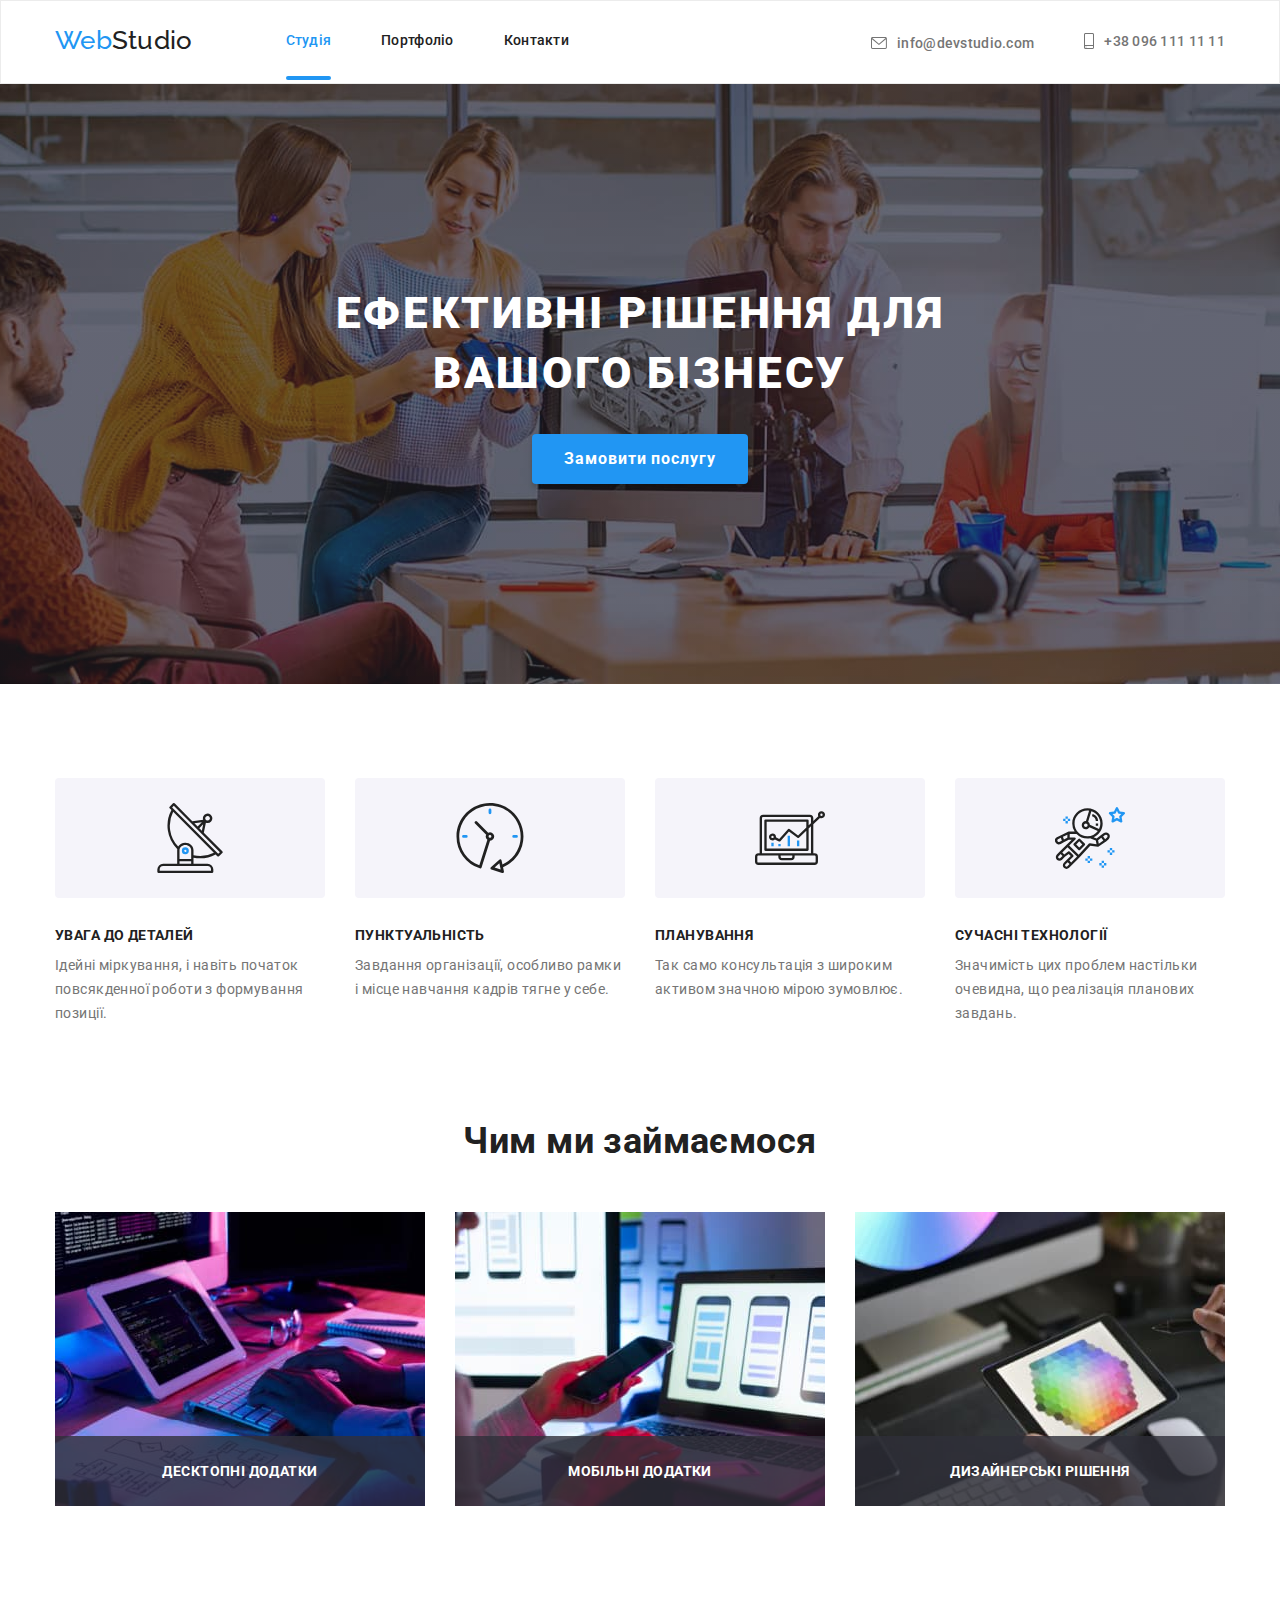
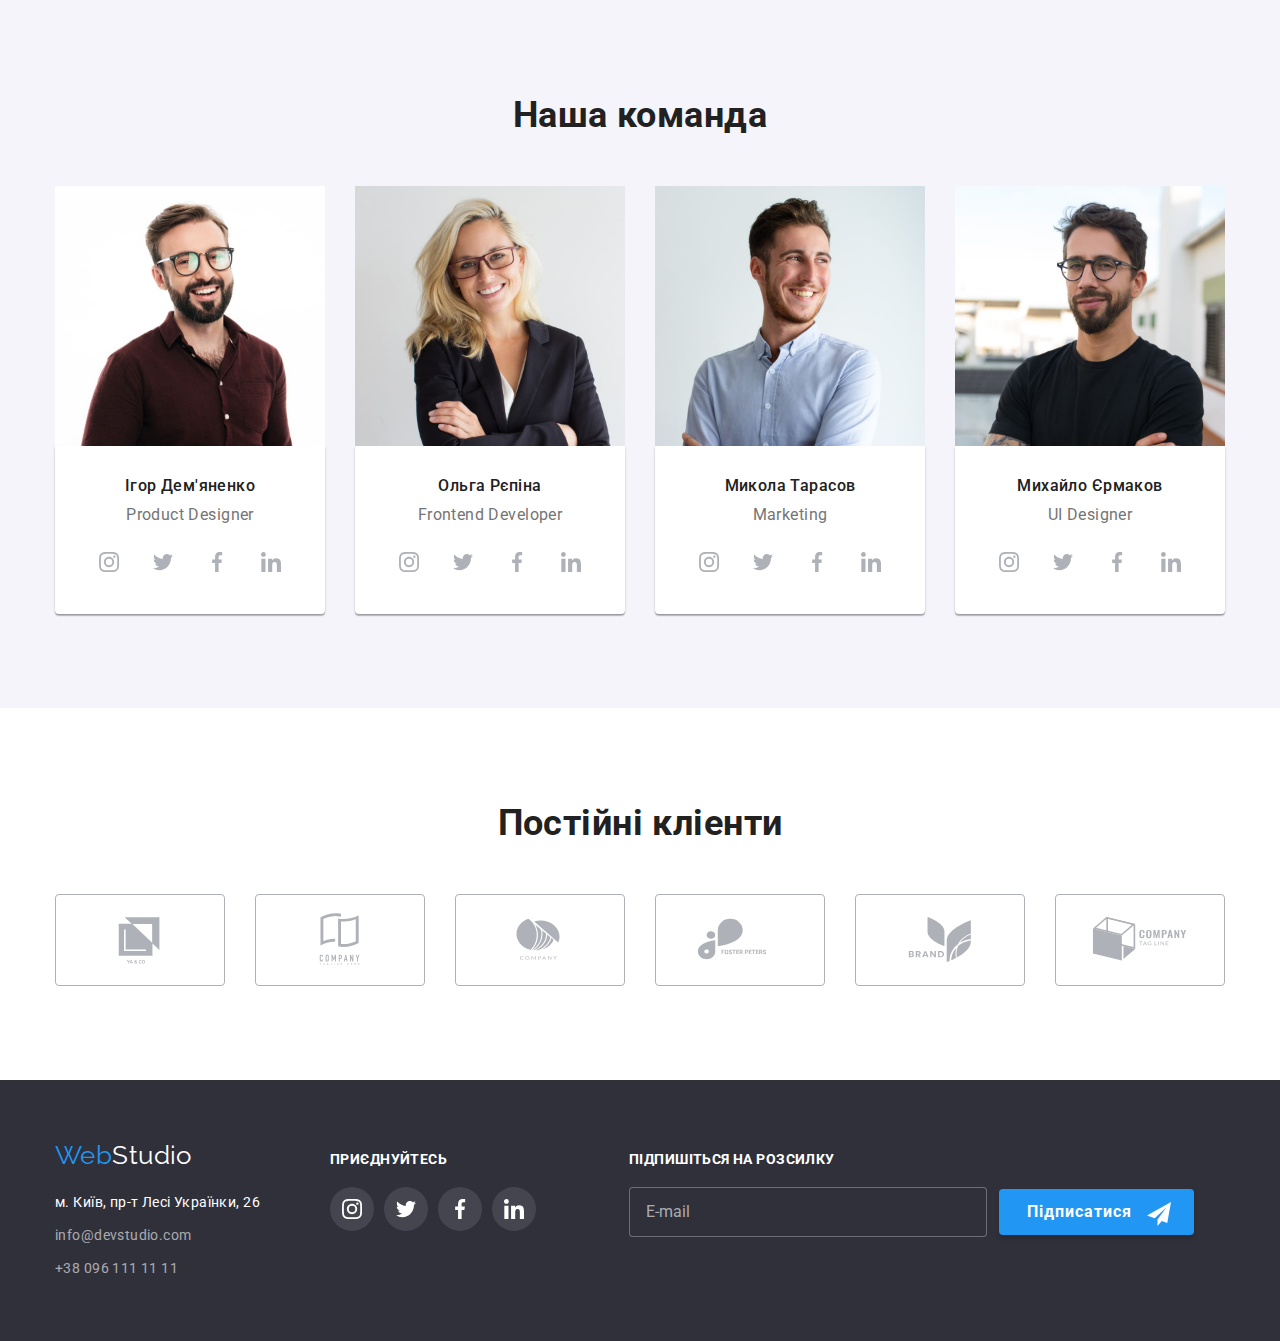
<file: index.html>
<!DOCTYPE html>
<html lang="uk">
	<head>
		<meta charset="UTF-8" />
		<meta http-equiv="X-UA-Compatible" content="IE=edge" />
		<meta name="viewport" content="width=device-width, initial-scale=1.0" />
		<title>Студія</title>
		<link rel="preconnect" href="https://fonts.googleapis.com" />
		<link rel="preconnect" href="https://fonts.gstatic.com" crossorigin />
		<link href="https://fonts.googleapis.com/css2?family=Raleway:wght@700&family=Roboto:wght@400;500;700;900&display=swap" rel="stylesheet" />
		<link rel="stylesheet" href="https://cdnjs.cloudflare.com/ajax/libs/modern-normalize/1.1.0/modern-normalize.min.css" />
		<link rel="stylesheet" href="./css/main.min.css" />
		<link rel="stylesheet" href="./css/styles.css" />
	</head>

	<body>
		<!--Секція "шапка"-->
		<header class="header">
			<div class="container flex">
				<nav class="nav flex">
					<!-- prettier-ignore -->
					<a class="logo" href="./index.html">
					<span class="logo__web">Web</span>Studio</a>
					<ul class="flex nav">
						<li class="nav__item">
							<a class="nav__link nav__link--current" href="./index.html">Студія</a>
						</li>
						<li class="nav__item">
							<a class="nav__link" href="./portfolio.html">Портфоліо</a>
						</li>
						<li class="nav__item">
							<a class="nav__link" href="#">Контакти</a>
						</li>
					</ul>
				</nav>
				<ul class="header-contacts flex">
					<li class="header-contacts__item flex">
						<a class="header-contacts__link flex" href="mailto:info@devstudio.com">
							<svg class="header-contacts__icon" width="16" height="12">
								<use href="./images/icons.svg#icon-envelope"></use>
							</svg>
							info@devstudio.com
						</a>
					</li>
					<li class="header-contacts__item">
						<a class="header-contacts__link flex" href="tel:+380961111111">
							<svg class="header-contacts__icon" width="10" height="16">
								<use href="./images/icons.svg#icon-smartphone"></use>
							</svg>
							+38 096 111 11 11
						</a>
					</li>
				</ul>
			</div>
		</header>
		<main>
			<!--Секція Герой-->
			<section class="section section--hero">
				<div class="container hero">
					<h1 class="hero__heading">Ефективні рішення для вашого бізнесу</h1>
					<button data-modal-open class="btn hero__btn" type="button">Замовити послугу</button>
				</div>
			</section>
			<!--Секція з особливостями-->
			<section class="section features">
				<div class="container">
					<h2 class="features__title">Особливості</h2>
					<ul class="flex">
						<li class="features__item">
							<div class="features__icon flex">
								<svg width="70" height="70">
									<use href="./images/icons.svg#icon-antenna"></use>
								</svg>
							</div>
							<h3 class="features__subtittle">УВАГА ДО ДЕТАЛЕЙ</h3>
							<p class="features__desc">Ідейні міркування, і навіть початок повсякденної роботи з формування позиції.</p>
						</li>
						<li class="features__item">
							<div class="features__icon flex">
								<svg width="70" height="70">
									<use href="./images/icons.svg#icon-clock"></use>
								</svg>
							</div>
							<h3 class="features__subtittle">ПУНКТУАЛЬНІСТЬ</h3>
							<p class="features__desc">Завдання організації, особливо рамки і місце навчання кадрів тягне у себе.</p>
						</li>
						<li class="features__item">
							<div class="features__icon flex">
								<svg width="70" height="70">
									<use href="./images/icons.svg#icon-diagram"></use>
								</svg>
							</div>
							<h3 class="features__subtittle">ПЛАНУВАННЯ</h3>
							<p class="features__desc">Так само консультація з широким активом значною мірою зумовлює.</p>
						</li>
						<li class="features__item">
							<div class="features__icon flex">
								<svg width="70" height="70">
									<use href="./images/icons.svg#icon-astronaut"></use>
								</svg>
							</div>
							<h3 class="features__subtittle">СУЧАСНІ ТЕХНОЛОГІЇ</h3>
							<p class="features__desc">Значимість цих проблем настільки очевидна, що реалізація планових завдань.</p>
						</li>
					</ul>
				</div>
			</section>
			<!--Секція Чим ми займаємося-->
			<section class="section section--job">
				<div class="container">
					<h2 class="title">Чим ми займаємося</h2>
					<ul class="our-job flex">
						<li class="our-job__demo">
							<img src="./images/code_writting.jpg" alt="code_writting" width="370" height="294" />
							<p class="our-job__desc">Десктопні додатки</p>
						</li>
						<li class="our-job__demo">
							<img src="./images/mobile_app.jpg" alt="mobile_app" width="370" height="294" />
							<p class="our-job__desc">Мобільні додатки</p>
						</li>
						<li class="our-job__demo">
							<img src="./images/java.jpg" alt="java" width="370" height="294" />
							<p class="our-job__desc">Дизайнерські рішення</p>
						</li>
					</ul>
				</div>
			</section>
			<!--Секція: "Наша команда-->
			<section class="section section--team">
				<div class="container">
					<h2 class="title">Наша команда</h2>
					<ul class="team flex">
						<li class="team-member">
							<img src="./images/product_designer.jpg" alt="product_designer" width="270" height="260" />
							<div class="team-member__card">
								<h3 class="team-member__name">Ігор Дем'яненко</h3>
								<p class="team-member__position" lang="en">Product Designer</p>
								<ul class="socials flex">
									<li>
										<a class="socials__link flex" href="https://www.instagram.com/" aria-label="Instagram" target="_blank" rel="noreferrer noopener">
											<svg width="20" height="20">
												<use href="./images/icons.svg#icon-instagram"></use>
											</svg>
										</a>
									</li>
									<li>
										<a class="socials__link flex" href="https://twitter.com" aria-label="Twitter" target="_blank" rel="noreferrer noopener">
											<svg width="20" height="20">
												<use href="./images/icons.svg#icon-twitter"></use>
											</svg>
										</a>
									</li>
									<li>
										<a class="socials__link flex" href="https://facebook.com" aria-label="Facebook" target="_blank" rel="noreferrer noopener">
											<svg width="20" height="20">
												<use href="./images/icons.svg#icon-facebook"></use>
											</svg>
										</a>
									</li>
									<li>
										<a class="socials__link flex" href="https://linkedin.com" aria-label="Linkedin" target="_blank" rel="noreferrer noopener">
											<svg width="20" height="20">
												<use href="./images/icons.svg#icon-linkedin"></use>
											</svg>
										</a>
									</li>
								</ul>
							</div>
						</li>
						<li class="team-member">
							<img src="./images/frontend_developer.jpg" alt="frontend_developer" width="270" height="260" />
							<div class="team-member__card">
								<h3 class="team-member__name">Ольга Рєпіна</h3>
								<p class="team-member__position" lang="en">Frontend Developer</p>
								<ul class="socials flex">
									<li>
										<a class="socials__link flex" href="https://www.instagram.com/" aria-label="Instagram" target="_blank" rel="noreferrer noopener">
											<svg width="20" height="20">
												<use href="./images/icons.svg#icon-instagram"></use>
											</svg>
										</a>
									</li>
									<li>
										<a class="socials__link flex" href="https://twitter.com" aria-label="Twitter" target="_blank" rel="noreferrer noopener">
											<svg width="20" height="20">
												<use href="./images/icons.svg#icon-twitter"></use>
											</svg>
										</a>
									</li>
									<li>
										<a class="socials__link flex" href="https://facebook.com" aria-label="Facebook" target="_blank" rel="noreferrer noopener">
											<svg width="20" height="20">
												<use href="./images/icons.svg#icon-facebook"></use>
											</svg>
										</a>
									</li>
									<li>
										<a class="socials__link flex" href="https://linkedin.com" aria-label="Linkedin" target="_blank" rel="noreferrer noopener">
											<svg width="20" height="20">
												<use href="./images/icons.svg#icon-linkedin"></use>
											</svg>
										</a>
									</li>
								</ul>
							</div>
						</li>
						<li class="team-member">
							<img src="./images/marketing.jpg" alt="marketing" width="270" height="260" />
							<div class="team-member__card">
								<h3 class="team-member__name">Микола Тарасов</h3>
								<p class="team-member__position" lang="en">Marketing</p>
								<ul class="socials flex">
									<li>
										<a class="socials__link flex" href="https://www.instagram.com/" aria-label="Instagram" target="_blank" rel="noreferrer noopener">
											<svg width="20" height="20">
												<use href="./images/icons.svg#icon-instagram"></use>
											</svg>
										</a>
									</li>
									<li>
										<a class="socials__link flex" href="https://twitter.com" aria-label="Twitter" target="_blank" rel="noreferrer noopener">
											<svg width="20" height="20">
												<use href="./images/icons.svg#icon-twitter"></use>
											</svg>
										</a>
									</li>
									<li>
										<a class="socials__link flex" href="https://facebook.com" aria-label="Facebook" target="_blank" rel="noreferrer noopener">
											<svg width="20" height="20">
												<use href="./images/icons.svg#icon-facebook"></use>
											</svg>
										</a>
									</li>
									<li>
										<a class="socials__link flex" href="https://linkedin.com" aria-label="Linkedin" target="_blank" rel="noreferrer noopener">
											<svg width="20" height="20">
												<use href="./images/icons.svg#icon-linkedin"></use>
											</svg>
										</a>
									</li>
								</ul>
							</div>
						</li>
						<li class="team-member">
							<img src="./images/ui_designer.jpg" alt="ui_designer" width="270" height="260" />
							<div class="team-member__card">
								<h3 class="team-member__name">Михайло Єрмаков</h3>
								<p class="team-member__position" lang="en">UI Designer</p>
								<ul class="socials flex">
									<li>
										<a class="socials__link flex" href="https://www.instagram.com/" aria-label="Instagram" target="_blank" rel="noreferrer noopener">
											<svg width="20" height="20">
												<use href="./images/icons.svg#icon-instagram"></use>
											</svg>
										</a>
									</li>
									<li>
										<a class="socials__link flex" href="https://twitter.com" aria-label="Twitter" target="_blank" rel="noreferrer noopener">
											<svg width="20" height="20">
												<use href="./images/icons.svg#icon-twitter"></use>
											</svg>
										</a>
									</li>
									<li>
										<a class="socials__link flex" href="https://facebook.com" aria-label="Facebook" target="_blank" rel="noreferrer noopener">
											<svg width="20" height="20">
												<use href="./images/icons.svg#icon-facebook"></use>
											</svg>
										</a>
									</li>
									<li>
										<a class="socials__link flex" href="https://linkedin.com" aria-label="Linkedin" target="_blank" rel="noreferrer noopener">
											<svg width="20" height="20">
												<use href="./images/icons.svg#icon-linkedin"></use>
											</svg>
										</a>
									</li>
								</ul>
							</div>
						</li>
					</ul>
				</div>
			</section>
			<!-- Постійні кліенти -->
			<section class="section">
				<div class="container">
					<h2 class="title">Постійні кліенти</h2>
					<ul class="clients flex">
						<li class="clients__item">
							<a class="clients__link" href="" aria-label="Client-1" target="_blank" rel="noreferrer noopener">
								<svg class="clients__icon" width="106" height="60">
									<use href="./images/icons.svg#icon-Logo-1-clients"></use>
								</svg>
							</a>
						</li>
						<li class="clients__item">
							<a class="clients__link" href="" aria-label="Client-2" target="_blank" rel="noreferrer noopener">
								<svg class="clients__icon" width="106" height="60">
									<use href="./images/icons.svg#icon-Logo-2-clients"></use>
								</svg>
							</a>
						</li>
						<li class="clients__item">
							<a class="clients__link" href="" aria-label="Client-3" target="_blank" rel="noreferrer noopener">
								<svg class="clients__icon" width="106" height="60">
									<use href="./images/icons.svg#icon-Logo-3-clients"></use>
								</svg>
							</a>
						</li>
						<li class="clients__item">
							<a class="clients__link" href="" aria-label="Client-4" target="_blank" rel="noreferrer noopener">
								<svg class="clients__icon" width="106" height="60">
									<use href="./images/icons.svg#icon-Logo-4-clients"></use>
								</svg>
							</a>
						</li>
						<li class="clients__item">
							<a class="clients__link" href="" aria-label="Client-5" target="_blank" rel="noreferrer noopener">
								<svg class="clients__icon" width="106" height="60">
									<use href="./images/icons.svg#icon-Logo-5-clients"></use>
								</svg>
							</a>
						</li>
						<li class="clients__item">
							<a class="clients__link" href="" aria-label="Client-6" target="_blank" rel="noreferrer noopener">
								<svg class="clients__icon" width="106" height="60">
									<use href="./images/icons.svg#icon-Logo-6-clients"></use>
								</svg>
							</a>
						</li>
					</ul>
				</div>
			</section>
		</main>
		<!--Секція Підвал-->
		<footer class="footer">
			<div class="container flex">
				<!-- prettier-ignore -->
				<div>
				<a class="logo footer--logo" href="./index.html">
					<span class="logo__web">Web</span>Studio</a>
				<address class="footer-address">
					<ul class="footer-address-contacts">
						<li class="footer-address__item">
							<a class="footer-address__city" href="">
								м. Київ, пр-т Лесі Українки, 26
							</a>
						</li>
						<li class="footer-address__item">
							<a class="footer-address__link" href="mailto:info@devstudio.com">
								info@devstudio.com
							</a>
						</li>
						<li class="footer-address__item">
							<a class="footer-address__link" href="tel:+380961111111">
								+38 096 111 11 11
							</a>
						</li>
					</ul>
				</address>
			</div>
				<div class="footer__social">
					<h3 class="footer-social__heading">Приєднуйтесь</h3>
					<ul class="socials flex">
						<li>
							<a class="socials__link footer-social--link flex" href="https://www.instagram.com/" aria-label="Instagram" target="_blank" rel="noreferrer noopener">
								<svg width="20" height="20">
									<use href="./images/icons.svg#icon-instagram"></use>
								</svg>
							</a>
						</li>
						<li>
							<a class="socials__link footer-social--link flex" href="https://twitter.com" aria-label="Twitter" target="_blank" rel="noreferrer noopener">
								<svg width="20" height="20">
									<use href="./images/icons.svg#icon-twitter"></use>
								</svg>
							</a>
						</li>
						<li>
							<a class="socials__link footer-social--link flex" href="https://facebook.com" aria-label="Facebookr" target="_blank" rel="noreferrer noopener">
								<svg width="20" height="20">
									<use href="./images/icons.svg#icon-facebook"></use>
								</svg>
							</a>
						</li>
						<li>
							<a class="socials__link footer-social--link flex" href="https://linkedin.com" aria-label="Linkedin" target="_blank" rel="noreferrer noopener">
								<svg width="20" height="20">
									<use href="./images/icons.svg#icon-linkedin"></use>
								</svg>
							</a>
						</li>
					</ul>
				</div>
				<!-- Форма для підвала -->
				<div class="footer-form__wrap">
					<p class="footer-form__name">Підпишіться на розсилку</p>
					<form class="footer-form flex">
						<label>
							<input class="footer-form__field" type="email" name="email" placeholder="E-mail" />
						</label>
						<button class="btn footer-form--btn" type="submit">
							Підписатися
							<svg class="footer-form__icon" width="24px" height="24px">
								<use href="./images/icons.svg#icon-send"></use>
							</svg>
						</button>
					</form>
				</div>
			</div>
		</footer>
		<!-- Модальне вікно -->
		<div data-modal class="backdrop is-hidden">
			<div class="modal">
				<button class="modal-close" data-modal-close>
					<svg class="modal-close__icon" width="11px" height="11px">
						<use href="./images/icons.svg#icon-modal-close"></use>
					</svg>
				</button>
				<strong class="modal__heading">Залиште свої дані, ми вам передзвонимо</strong>
				<form class="modal-form flex--modal" name="modal_form">
					<div class="modal-form__group" role="group">
						<label class="modal-form__label flex-modal">
							Ім'я
							<div class="modal-form__input">
								<input class="modal-form__field" type="name" name="user_name" />
								<svg class="modal-form__icon" width="18px" height="18px">
									<use href="./images/icons.svg#icon-person-black"></use>
								</svg>
							</div>
						</label>
					</div>
					<div class="modal-form__group flex--modal">
						<label class="modal-form__label flex-modal">
							Телефон
							<div class="modal-form__input">
								<input class="modal-form__field" type="tel" name="user_phone" />
								<svg class="modal-form__icon" width="18px" height="18px">
									<use href="./images/icons.svg#icon-phone-black"></use>
								</svg>
							</div>
						</label>
					</div>
					<div class="modal-form__group flex--modal">
						<label class="modal-form__label flex-modal">
							Пошта
							<div class="modal-form__input">
								<input class="modal-form__field" type="mail" name="user_mail" />
								<svg class="modal-form__icon" width="18px" height="18px">
									<use href="./images/icons.svg#icon-email-black"></use>
								</svg>
							</div>
						</label>
					</div>
					<label class="modal-form-label flex--modal" for="user_message">Коментар</label>
					<textarea class="modal-form__textarea flex-modal" name="user_message" id="user_message" rows="7" placeholder="Введіть текст"></textarea>
					<div class="modal__agreement" role="group">
						<label>
							<input class="modal-form__checkbox visually-hidden" type="checkbox" name="user_agreement_check" />
							<svg class="modal-agreement__icon" width="16px" height="15px">
								<use class="modal-agreement__uncheck" href="./images/icons.svg#icon-uncheck"></use>
								<use class="modal-agreement__check" href="./images/icons.svg#icon-check"></use>
							</svg>
							Погоджуюся з розсилкою та приймаю
							<a class="modal-agreement__link" href="">Умови договору</a>
						</label>
					</div>
					<button class="modal-form__btn btn" type="submit">Відправити</button>
				</form>
			</div>
		</div>
		<script src="./js/modal.js"></script>
	</body>
</html>
</file>
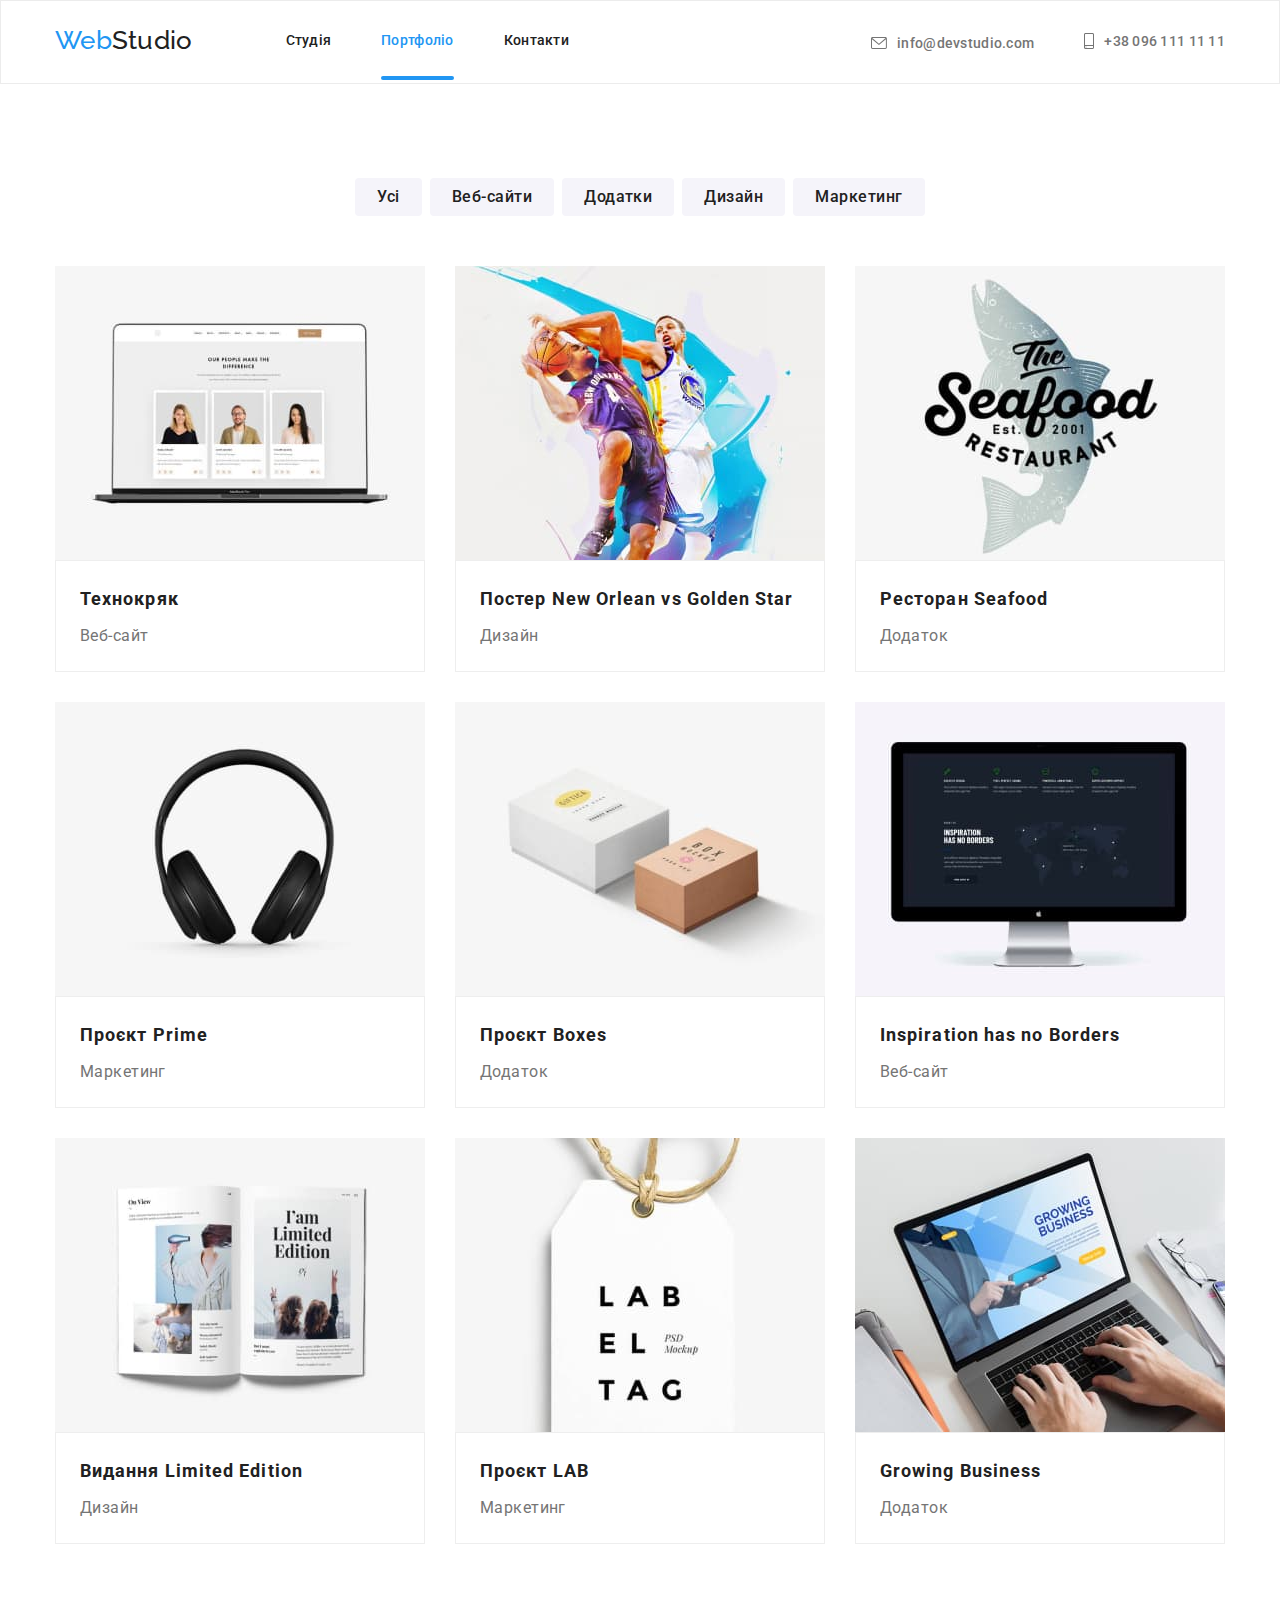
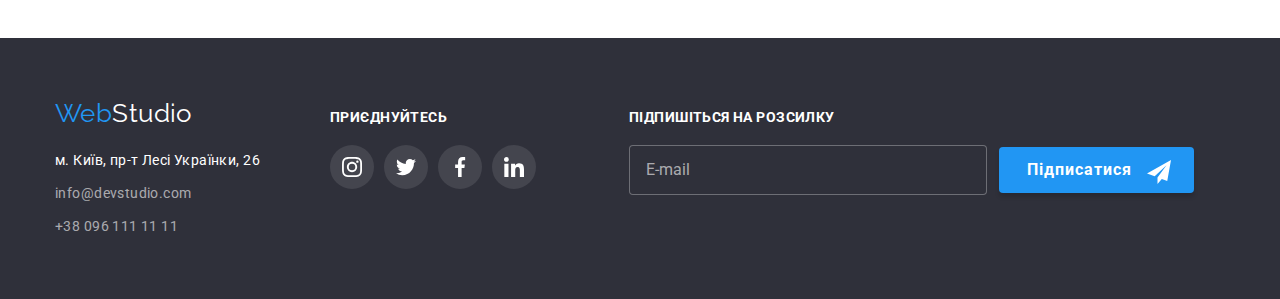
<file: portfolio.html>
<!DOCTYPE html>
<html lang="uk">
	<head>
		<meta charset="UTF-8" />
		<meta http-equiv="X-UA-Compatible" content="IE=edge" />
		<meta name="viewport" content="width=device-width, initial-scale=1.0" />
		<title>Портфоліо</title>
		<link href="https://fonts.googleapis.com/css2?family=Raleway:wght@700&family=Roboto:wght@400;500;700;900&display=swap" rel="stylesheet" />
		<link rel="stylesheet" href="https://cdnjs.cloudflare.com/ajax/libs/modern-normalize/1.1.0/modern-normalize.min.css" />
		<link rel="stylesheet" href="./css/main.min.css" />
		<link rel="stylesheet" href="./css/styles.css" />
	</head>
	<body>
		<!--Шапка-->
		<header class="header">
			<div class="container flex">
				<nav class="nav flex">
					<!-- prettier-ignore -->
					<a class="logo" href="./index.html">
					<span class="logo__web">Web</span>Studio</a>
					<ul class="flex nav__list">
						<li class="nav__item">
							<a class="nav__link" href="./index.html">Студія</a>
						</li>
						<li class="nav__item">
							<a class="nav__link nav__link--current" href="./portfolio.html">Портфоліо</a>
						</li>
						<li class="nav__item">
							<a class="nav__link" href="#">Контакти</a>
						</li>
					</ul>
				</nav>
				<ul class="header-contacts flex">
					<li class="header-contacts__item flex">
						<a class="header-contacts__link flex" href="mailto:info@devstudio.com">
							<svg class="header-contacts__icon" width="16" height="12">
								<use href="./images/icons.svg#icon-envelope"></use>
							</svg>
							info@devstudio.com
						</a>
					</li>
					<li class="header-contacts__item">
						<a class="header-contacts__link flex" href="tel:+380961111111">
							<svg class="header-contacts__icon" width="10" height="16">
								<use href="./images/icons.svg#icon-smartphone"></use>
							</svg>
							+38 096 111 11 11
						</a>
					</li>
				</ul>
			</div>
		</header>
		<main>
			<!-- Секція "Портфоліо" -->
			<section class="section">
				<div class="container">
					<h1 class="portfolio__heading">Tech main</h1>
					<!-- Портфоліо "Фільтри" -->
					<ul class="portfolio-filters">
						<li class="portfolio-filters__item">
							<button class="portfolio-filters__btn" type="button">Усі</button>
						</li>
						<li class="portfolio-filters__item">
							<button class="portfolio-filters__btn" type="button">Веб-сайти</button>
						</li>
						<li class="portfolio-filters__item">
							<button class="portfolio-filters__btn" type="button">Додатки</button>
						</li>
						<li class="portfolio-filters__item">
							<button class="portfolio-filters__btn" type="button">Дизайн</button>
						</li>
						<li class="portfolio-filters__item">
							<button class="portfolio-filters__btn" type="button">Маркетинг</button>
						</li>
						<!-- Портфоліо "Проєкти" -->
					</ul>
					<ul class="projects flex">
						<li class="project__item">
							<a class="project__link" href="">
								<div class="project-overlay">
									<img src="./images-portfolio/project1.jpg" alt="технокряк" width="370" height="294" />
									<p class="project-overlay__text">
										Ресурс пропонує комплексні пропозиції з різним рівнем функціоналу та сервісів. Все це дозволить відвідувачу отримати вичерпні відомості про компанію чи приватну
										особу.
									</p>
								</div>
								<div class="project-desc">
									<h2 class="project-desc__heading">Технокряк</h2>
									<p class="project-desc__name">Веб-сайт</p>
								</div>
							</a>
						</li>
						<li class="project__item">
							<a class="project__link" href="">
								<div class="project-overlay">
									<img src="./images-portfolio/project2.jpg" alt="постер new orlean vs golden star" width="370" height="294" />
									<p class="project-overlay__text">
										Ресурс пропонує комплексні пропозиції з різним рівнем функціоналу та сервісів. Все це дозволить відвідувачу отримати вичерпні відомості про компанію чи приватну
										особу.
									</p>
								</div>
								<div class="project-desc">
									<h2 class="project-desc__heading">Постер New Orlean vs Golden Star</h2>
									<p class="project-desc__name">Дизайн</p>
								</div>
							</a>
						</li>
						<li class="project__item">
							<a class="project__link" href="">
								<div class="project-overlay">
									<img src="./images-portfolio/project3.jpg" alt="зесторан seafood" width="370" height="294" />
									<p class="project-overlay__text">
										Ресурс пропонує комплексні пропозиції з різним рівнем функціоналу та сервісів. Все це дозволить відвідувачу отримати вичерпні відомості про компанію чи приватну
										особу.
									</p>
								</div>
								<div class="project-desc">
									<h2 class="project-desc__heading">Ресторан Seafood</h2>
									<p class="project-desc__name">Додаток</p>
								</div>
							</a>
						</li>
						<li class="project__item">
							<a class="project__link" href="">
								<div class="project-overlay">
									<img src="./images-portfolio/project4.jpg" alt="проєкт prime" width="370" height="294" />
									<p class="project-overlay__text">
										Ресурс пропонує комплексні пропозиції з різним рівнем функціоналу та сервісів. Все це дозволить відвідувачу отримати вичерпні відомості про компанію чи приватну
										особу.
									</p>
								</div>
								<div class="project-desc">
									<h2 class="project-desc__heading">Проєкт Prime</h2>
									<p class="project-desc__name">Маркетинг</p>
								</div>
							</a>
						</li>
						<li class="project__item">
							<a class="project__link" href="">
								<div class="project-overlay">
									<img src="./images-portfolio/project5.jpg" alt="Проєкт Boxes" width="370" height="294" />
									<p class="project-overlay__text">
										Ресурс пропонує комплексні пропозиції з різним рівнем функціоналу та сервісів. Все це дозволить відвідувачу отримати вичерпні відомості про компанію чи приватну
										особу.
									</p>
								</div>
								<div class="project-desc">
									<h2 class="project-desc__heading">Проєкт Boxes</h2>
									<p class="project-desc__name">Додаток</p>
								</div>
							</a>
						</li>
						<li class="project__item">
							<a class="project__link" href="">
								<div class="project-overlay">
									<img src="./images-portfolio/project6.jpg" alt="inspiration has no borders" width="370" height="294" />
									<p class="project-overlay__text">
										Ресурс пропонує комплексні пропозиції з різним рівнем функціоналу та сервісів. Все це дозволить відвідувачу отримати вичерпні відомості про компанію чи приватну
										особу.
									</p>
								</div>
								<div class="project-desc">
									<h2 class="project-desc__heading">Inspiration has no Borders</h2>
									<p class="project-desc__name">Веб-сайт</p>
								</div>
							</a>
						</li>
						<li class="project__item">
							<a class="project__link" href="">
								<div class="project-overlay">
									<img src="./images-portfolio/project7.jpg" alt="видання limited edition" width="370" height="294" />
									<p class="project-overlay__text">
										Ресурс пропонує комплексні пропозиції з різним рівнем функціоналу та сервісів. Все це дозволить відвідувачу отримати вичерпні відомості про компанію чи приватну
										особу.
									</p>
								</div>
								<div class="project-desc">
									<h2 class="project-desc__heading">Видання Limited Edition</h2>
									<p class="project-desc__name">Дизайн</p>
								</div>
							</a>
						</li>
						<li class="project__item">
							<a class="project__link" href="">
								<div class="project-overlay">
									<img src="./images-portfolio/project8.jpg" alt="проєкт lab" width="370" height="294" />
									<p class="project-overlay__text">
										Ресурс пропонує комплексні пропозиції з різним рівнем функціоналу та сервісів. Все це дозволить відвідувачу отримати вичерпні відомості про компанію чи приватну
										особу.
									</p>
								</div>
								<div class="project-desc">
									<h2 class="project-desc__heading">Проєкт LAB</h2>
									<p class="project-desc__name">Маркетинг</p>
								</div>
							</a>
						</li>
						<li class="project__item">
							<a class="project__link" href="">
								<div class="project-overlay">
									<img src="./images-portfolio/project9.jpg" alt="growing business" width="370" height="294" />
									<p class="project-overlay__text">
										Ресурс пропонує комплексні пропозиції з різним рівнем функціоналу та сервісів. Все це дозволить відвідувачу отримати вичерпні відомості про компанію чи приватну
										особу.
									</p>
								</div>
								<div class="project-desc">
									<h2 class="project-desc__heading">Growing Business</h2>
									<p class="project-desc__name">Додаток</p>
								</div>
							</a>
						</li>
					</ul>
				</div>
			</section>
		</main>
		<!--Підвал-->
		<!--Секція Підвал-->
		<footer class="footer">
			<div class="container flex">
				<!-- prettier-ignore -->
				<div>
				<a class="logo footer--logo" href="./index.html">
					<span class="logo__web">Web</span>Studio</a>
				<address class="footer-address">
					<ul class="footer-address-contacts">
						<li class="footer-address__item">
							<a class="footer-address__city" href="">
								м. Київ, пр-т Лесі Українки, 26
							</a>
						</li>
						<li class="footer-address__item">
							<a class="footer-address__link" href="mailto:info@devstudio.com">
								info@devstudio.com
							</a>
						</li>
						<li class="footer-address__item">
							<a class="footer-address__link" href="tel:+380961111111">
								+38 096 111 11 11
							</a>
						</li>
					</ul>
				</address>
			</div>
				<div class="footer__social">
					<h3 class="footer-social__heading">Приєднуйтесь</h3>
					<ul class="socials flex">
						<li>
							<a class="socials__link footer-social--link flex" href="https://www.instagram.com/" aria-label="Instagram" target="_blank" rel="noreferrer noopener">
								<svg width="20" height="20">
									<use href="./images/icons.svg#icon-instagram"></use>
								</svg>
							</a>
						</li>
						<li>
							<a class="socials__link footer-social--link flex" href="https://twitter.com" aria-label="Twitter" target="_blank" rel="noreferrer noopener">
								<svg width="20" height="20">
									<use href="./images/icons.svg#icon-twitter"></use>
								</svg>
							</a>
						</li>
						<li>
							<a class="socials__link footer-social--link flex" href="https://facebook.com" aria-label="Facebookr" target="_blank" rel="noreferrer noopener">
								<svg width="20" height="20">
									<use href="./images/icons.svg#icon-facebook"></use>
								</svg>
							</a>
						</li>
						<li>
							<a class="socials__link footer-social--link flex" href="https://linkedin.com" aria-label="Linkedin" target="_blank" rel="noreferrer noopener">
								<svg width="20" height="20">
									<use href="./images/icons.svg#icon-linkedin"></use>
								</svg>
							</a>
						</li>
					</ul>
				</div>
				<!-- Форма для підвала -->
				<div class="footer-form__wrap">
					<p class="footer-form__name">Підпишіться на розсилку</p>
					<form class="footer-form flex">
						<label class="footer-form__label">
							<input class="footer-form__field" type="email" name="email" placeholder="E-mail" />
						</label>
						<button class="btn footer-form--btn" type="submit">
							Підписатися
							<svg class="footer-form__icon" width="24px" height="24px">
								<use href="./images/icons.svg#icon-send"></use>
							</svg>
						</button>
					</form>
				</div>
			</div>
		</footer>
	</body>
</html>
</file>
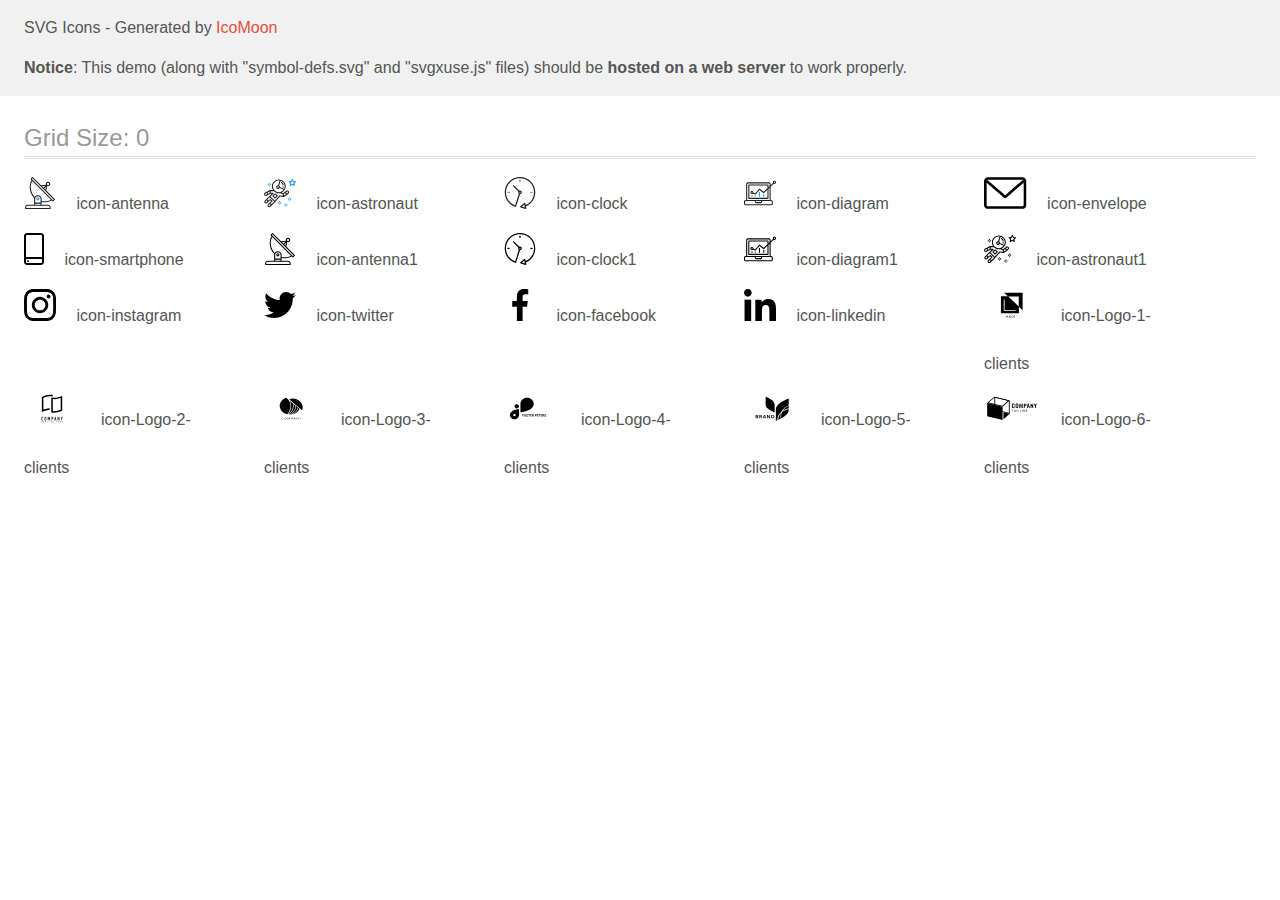
<file: images/Sprite/demo-external-svg.html>
<!doctype html>
<html>
<head>
    <title>IcoMoon - SVG Icons</title>
    <meta charset="utf-8">
    <meta name="viewport" content="width=device-width, initial-scale=1">
    <link rel="stylesheet" href="demo-files/demo.css">
    <link rel="stylesheet" href="style.css">
</head>
<body>
<header class="bgc1 clearfix">
<div class="mhl">
    <p>SVG Icons - Generated by <a href="https://icomoon.io/app">IcoMoon</a></p><p><strong>Notice</strong>: This demo (along with "symbol-defs.svg" and "svgxuse.js" files) should be <b>hosted on a web server</b> to work properly.</p>
</div>
</header>
    <div class="clearfix mhl ptl">
        <h1 class="mvm mtn fgc1">Grid Size: 0</h1>
        <div class="glyph fs1">
            <div class="clearfix pbs">
                <svg class="icon icon-antenna"><use xlink:href="symbol-defs.svg#icon-antenna"></use></svg><span class="name"> icon-antenna</span>
            </div>
        </div>
        <div class="glyph fs1">
            <div class="clearfix pbs">
                <svg class="icon icon-astronaut"><use xlink:href="symbol-defs.svg#icon-astronaut"></use></svg><span class="name"> icon-astronaut</span>
            </div>
        </div>
        <div class="glyph fs1">
            <div class="clearfix pbs">
                <svg class="icon icon-clock"><use xlink:href="symbol-defs.svg#icon-clock"></use></svg><span class="name"> icon-clock</span>
            </div>
        </div>
        <div class="glyph fs1">
            <div class="clearfix pbs">
                <svg class="icon icon-diagram"><use xlink:href="symbol-defs.svg#icon-diagram"></use></svg><span class="name"> icon-diagram</span>
            </div>
        </div>
        <div class="glyph fs1">
            <div class="clearfix pbs">
                <svg class="icon icon-envelope"><use xlink:href="symbol-defs.svg#icon-envelope"></use></svg><span class="name"> icon-envelope</span>
            </div>
        </div>
        <div class="glyph fs1">
            <div class="clearfix pbs">
                <svg class="icon icon-smartphone"><use xlink:href="symbol-defs.svg#icon-smartphone"></use></svg><span class="name"> icon-smartphone</span>
            </div>
        </div>
        <div class="glyph fs1">
            <div class="clearfix pbs">
                <svg class="icon icon-antenna1"><use xlink:href="symbol-defs.svg#icon-antenna1"></use></svg><span class="name"> icon-antenna1</span>
            </div>
        </div>
        <div class="glyph fs1">
            <div class="clearfix pbs">
                <svg class="icon icon-clock1"><use xlink:href="symbol-defs.svg#icon-clock1"></use></svg><span class="name"> icon-clock1</span>
            </div>
        </div>
        <div class="glyph fs1">
            <div class="clearfix pbs">
                <svg class="icon icon-diagram1"><use xlink:href="symbol-defs.svg#icon-diagram1"></use></svg><span class="name"> icon-diagram1</span>
            </div>
        </div>
        <div class="glyph fs1">
            <div class="clearfix pbs">
                <svg class="icon icon-astronaut1"><use xlink:href="symbol-defs.svg#icon-astronaut1"></use></svg><span class="name"> icon-astronaut1</span>
            </div>
        </div>
        <div class="glyph fs1">
            <div class="clearfix pbs">
                <svg class="icon icon-instagram"><use xlink:href="symbol-defs.svg#icon-instagram"></use></svg><span class="name"> icon-instagram</span>
            </div>
        </div>
        <div class="glyph fs1">
            <div class="clearfix pbs">
                <svg class="icon icon-twitter"><use xlink:href="symbol-defs.svg#icon-twitter"></use></svg><span class="name"> icon-twitter</span>
            </div>
        </div>
        <div class="glyph fs1">
            <div class="clearfix pbs">
                <svg class="icon icon-facebook"><use xlink:href="symbol-defs.svg#icon-facebook"></use></svg><span class="name"> icon-facebook</span>
            </div>
        </div>
        <div class="glyph fs1">
            <div class="clearfix pbs">
                <svg class="icon icon-linkedin"><use xlink:href="symbol-defs.svg#icon-linkedin"></use></svg><span class="name"> icon-linkedin</span>
            </div>
        </div>
        <div class="glyph fs1">
            <div class="clearfix pbs">
                <svg class="icon icon-Logo-1-clients"><use xlink:href="symbol-defs.svg#icon-Logo-1-clients"></use></svg><span class="name"> icon-Logo-1-clients</span>
            </div>
        </div>
        <div class="glyph fs1">
            <div class="clearfix pbs">
                <svg class="icon icon-Logo-2-clients"><use xlink:href="symbol-defs.svg#icon-Logo-2-clients"></use></svg><span class="name"> icon-Logo-2-clients</span>
            </div>
        </div>
        <div class="glyph fs1">
            <div class="clearfix pbs">
                <svg class="icon icon-Logo-3-clients"><use xlink:href="symbol-defs.svg#icon-Logo-3-clients"></use></svg><span class="name"> icon-Logo-3-clients</span>
            </div>
        </div>
        <div class="glyph fs1">
            <div class="clearfix pbs">
                <svg class="icon icon-Logo-4-clients"><use xlink:href="symbol-defs.svg#icon-Logo-4-clients"></use></svg><span class="name"> icon-Logo-4-clients</span>
            </div>
        </div>
        <div class="glyph fs1">
            <div class="clearfix pbs">
                <svg class="icon icon-Logo-5-clients"><use xlink:href="symbol-defs.svg#icon-Logo-5-clients"></use></svg><span class="name"> icon-Logo-5-clients</span>
            </div>
        </div>
        <div class="glyph fs1">
            <div class="clearfix pbs">
                <svg class="icon icon-Logo-6-clients"><use xlink:href="symbol-defs.svg#icon-Logo-6-clients"></use></svg><span class="name"> icon-Logo-6-clients</span>
            </div>
        </div>
  </div>
<script defer src="svgxuse.js"></script>
</body>
</html>
</file>
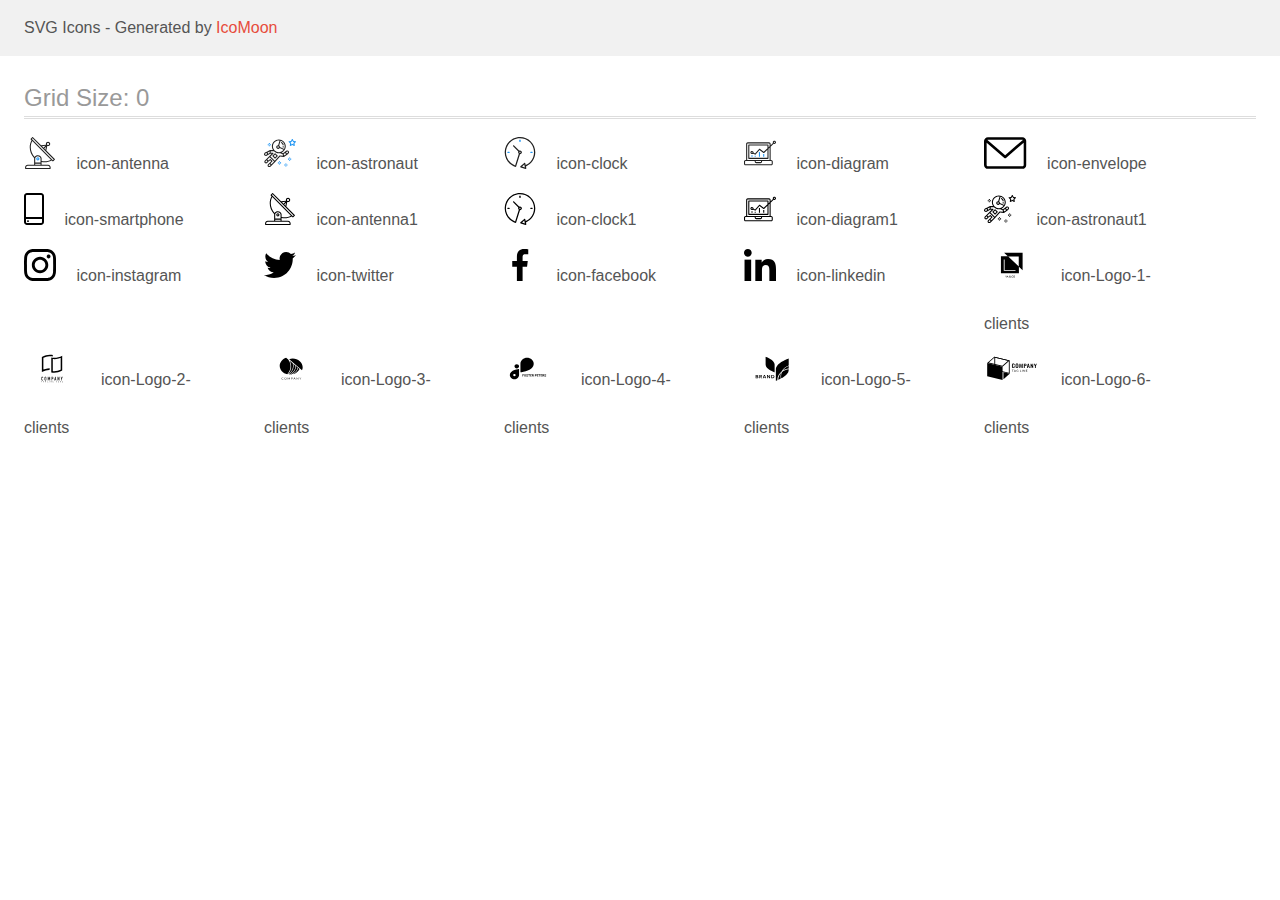
<file: images/Sprite/demo.html>
<!doctype html>
<html>
<head>
    <title>IcoMoon - SVG Icons</title>
    <meta charset="utf-8">
    <meta name="viewport" content="width=device-width, initial-scale=1">
    <link rel="stylesheet" href="demo-files/demo.css">
    <link rel="stylesheet" href="style.css">
</head>
<body>
<svg aria-hidden="true" style="position: absolute; width: 0; height: 0; overflow: hidden;" version="1.1" xmlns="http://www.w3.org/2000/svg" xmlns:xlink="http://www.w3.org/1999/xlink">
<defs>
<symbol id="icon-antenna" viewBox="0 0 32 32">
<path fill="#212121" style="fill: var(--color1, #212121)" d="M30.773 22.098l-8.443-8.505 0.937-4.615c0.242 0.094 0.499 0.144 0.758 0.146h0.006c1.192 0.014 2.17-0.941 2.184-2.133s-0.941-2.17-2.133-2.184c-1.192-0.014-2.17 0.941-2.184 2.133-0.003 0.255 0.039 0.509 0.125 0.749l-4.96 0.605-8.091-8.133c-0.099-0.101-0.235-0.159-0.377-0.16-0.14 0.001-0.274 0.056-0.373 0.155l-1.513 1.504c-0.208 0.208-0.208 0.546 0 0.754l0.814 0.826c-3.153 5.798-2.129 12.978 2.519 17.663 0.043 0.041 0.092 0.074 0.146 0.098-0.034 0.18-0.051 0.364-0.052 0.547v6.187h-6.4c-1.472 0.002-2.665 1.195-2.667 2.667v1.067c0 0.295 0.239 0.533 0.533 0.533h24.533c0.295 0 0.533-0.239 0.533-0.533v-1.067c-0.002-1.472-1.195-2.665-2.667-2.667h-6.4v-2.742c1.003 0.21 2.024 0.317 3.049 0.32 2.458-0.003 4.877-0.615 7.040-1.783l0.818 0.823c0.099 0.101 0.235 0.159 0.377 0.16 0.14-0.001 0.274-0.056 0.373-0.155l1.513-1.504c0.208-0.208 0.208-0.546 0-0.754zM23.28 6.233c0.418-0.415 1.093-0.414 1.508 0.004s0.414 1.093-0.004 1.508c-0.2 0.199-0.47 0.31-0.752 0.31h-0.003c-0.589-0.003-1.064-0.483-1.061-1.072 0.002-0.282 0.115-0.552 0.314-0.751h-0.002zM22.024 9.738l-0.598 2.946-1.175-1.182 1.774-1.763zM21.419 8.836l-1.92 1.909-1.485-1.493 3.405-0.415zM24.004 28.8c0.884 0 1.6 0.716 1.6 1.6v0.533h-23.467v-0.533c0-0.884 0.716-1.6 1.6-1.6h20.267zM16.537 26.667v1.067h-5.333v-1.067h5.333zM11.204 25.6v-4.053c0-1.294 1.196-2.347 2.667-2.347s2.667 1.053 2.667 2.347v4.053h-5.333zM17.604 23.904v-2.357c0-1.882-1.675-3.413-3.733-3.413-1.331-0.020-2.576 0.657-3.281 1.786-4.058-4.274-4.971-10.645-2.279-15.887l18.602 18.708c-2.872 1.461-6.165 1.873-9.309 1.163zM28.893 23.22l-21.057-21.181 0.755-0.752 7.935 7.98c0.004 0 0.006 0.007 0.010 0.010l13.115 13.191-0.757 0.752z"></path>
<path fill="#2196f3" style="fill: var(--color2, #2196f3)" d="M13.876 20.267h-0.005c-0.884-0.001-1.601 0.714-1.602 1.598s0.714 1.601 1.598 1.602h0.005c0.884 0.001 1.601-0.714 1.602-1.598s-0.714-1.601-1.598-1.602zM14.249 22.245c-0.1 0.1-0.236 0.156-0.378 0.155-0.295-0.002-0.532-0.242-0.531-0.536 0.001-0.141 0.057-0.276 0.157-0.375s0.233-0.154 0.373-0.155c0.295 0.002 0.532 0.241 0.53 0.536-0.001 0.141-0.057 0.276-0.157 0.375h0.005z"></path>
</symbol>
<symbol id="icon-astronaut" viewBox="0 0 32 32">
<path fill="#2196f3" style="fill: var(--color2, #2196f3)" d="M31.974 4.524c-0.063-0.193-0.229-0.333-0.43-0.363l-1.91-0.278-0.855-1.731c-0.179-0.365-0.777-0.365-0.956 0l-0.855 1.731-1.91 0.278c-0.201 0.029-0.367 0.17-0.431 0.363-0.062 0.193-0.011 0.405 0.135 0.547l1.383 1.348-0.326 1.903c-0.034 0.2 0.048 0.402 0.212 0.522 0.166 0.121 0.382 0.135 0.562 0.040l1.709-0.899 1.709 0.899c0.078 0.041 0.164 0.061 0.249 0.061 0.11 0 0.221-0.034 0.314-0.102 0.164-0.119 0.246-0.322 0.212-0.522l-0.326-1.903 1.383-1.348c0.145-0.142 0.197-0.354 0.135-0.547zM29.511 5.851c-0.125 0.122-0.183 0.299-0.153 0.472l0.191 1.114-1-0.526c-0.078-0.041-0.163-0.061-0.249-0.061s-0.17 0.020-0.249 0.061l-1.001 0.526 0.191-1.114c0.030-0.173-0.028-0.349-0.153-0.472l-0.81-0.789 1.119-0.163c0.174-0.025 0.324-0.134 0.402-0.292l0.5-1.013 0.5 1.013c0.078 0.157 0.228 0.267 0.402 0.292l1.119 0.163-0.809 0.789z"></path>
<path fill="#2196f3" style="fill: var(--color2, #2196f3)" d="M26.134 20.522h-1.067v1.067h1.067v-1.067z"></path>
<path fill="#2196f3" style="fill: var(--color2, #2196f3)" d="M26.134 22.656h-1.067v1.067h1.067v-1.067z"></path>
<path fill="#2196f3" style="fill: var(--color2, #2196f3)" d="M27.2 21.589h-1.067v1.067h1.067v-1.067z"></path>
<path fill="#2196f3" style="fill: var(--color2, #2196f3)" d="M25.067 21.589h-1.067v1.067h1.067v-1.067z"></path>
<path fill="#2196f3" style="fill: var(--color2, #2196f3)" d="M22.4 26.389h-1.067v1.067h1.067v-1.067z"></path>
<path fill="#2196f3" style="fill: var(--color2, #2196f3)" d="M22.4 28.522h-1.067v1.067h1.067v-1.067z"></path>
<path fill="#2196f3" style="fill: var(--color2, #2196f3)" d="M23.467 27.456h-1.067v1.067h1.067v-1.067z"></path>
<path fill="#2196f3" style="fill: var(--color2, #2196f3)" d="M21.333 27.456h-1.067v1.067h1.067v-1.067z"></path>
<path fill="#2196f3" style="fill: var(--color2, #2196f3)" d="M16 24.256h-1.067v1.067h1.067v-1.067z"></path>
<path fill="#2196f3" style="fill: var(--color2, #2196f3)" d="M16 26.389h-1.067v1.067h1.067v-1.067z"></path>
<path fill="#2196f3" style="fill: var(--color2, #2196f3)" d="M17.067 25.322h-1.067v1.067h1.067v-1.067z"></path>
<path fill="#2196f3" style="fill: var(--color2, #2196f3)" d="M14.933 25.322h-1.067v1.067h1.067v-1.067z"></path>
<path fill="#2196f3" style="fill: var(--color2, #2196f3)" d="M5.867 6.122h-1.067v1.067h1.067v-1.067z"></path>
<path fill="#2196f3" style="fill: var(--color2, #2196f3)" d="M5.867 8.255h-1.067v1.067h1.067v-1.067z"></path>
<path fill="#2196f3" style="fill: var(--color2, #2196f3)" d="M6.933 7.189h-1.067v1.067h1.067v-1.067z"></path>
<path fill="#2196f3" style="fill: var(--color2, #2196f3)" d="M4.8 7.189h-1.067v1.067h1.067v-1.067z"></path>
<path fill="#212121" style="fill: var(--color1, #212121)" d="M24.715 14.159c-0.287-0.388-0.709-0.637-1.188-0.705-0.481-0.068-0.956 0.058-1.34 0.352l-1.252 0.96-1.898 1.417-1.358-0.541c2.421-1.086 4.114-3.508 4.114-6.32 0-3.823-3.123-6.933-6.961-6.933s-6.961 3.11-6.961 6.933c0 1.386 0.414 2.674 1.12 3.758l-2.764-0.024c-0.002 0-0.003 0-0.005 0-0.009 0-0.015 0.004-0.023 0.005-0.053 0.002-0.105 0.013-0.155 0.031-0.013 0.005-0.026 0.008-0.038 0.013-0.006 0.003-0.013 0.003-0.019 0.006l-3.233 1.596c-0.001 0-0.001 0-0.001 0.001l-1.893 0.911c-0.021 0.009-0.042 0.021-0.063 0.035-0.755 0.502-1.012 1.489-0.598 2.295 0.22 0.429 0.595 0.745 1.056 0.889 0.178 0.055 0.359 0.083 0.539 0.083 0.29 0 0.577-0.071 0.839-0.211l1.388-0.738 2.264-1.169 1.357-0.008-5.442 5.416c-0.001 0.001-0.001 0.001-0.002 0.001l-1.339 1.333c-0.316 0.315-0.49 0.732-0.49 1.178s0.174 0.863 0.49 1.179c0.325 0.323 0.752 0.485 1.179 0.485s0.854-0.162 1.18-0.485l1.314-1.309 1.741-1.3 0.901 0.897-1.762 1.754c-0 0.001-0.001 0.001-0.002 0.001l-1.339 1.333c-0.316 0.315-0.49 0.732-0.49 1.178s0.174 0.863 0.49 1.179c0.325 0.323 0.753 0.485 1.18 0.485s0.855-0.162 1.18-0.485l3.482-3.467c0.001-0.001 0.001-0.001 0.001-0.002l1.010-1-0.004-0.004c0.006-0.006 0.015-0.009 0.022-0.015l5.166-5.658 3.471 0.494c0.025 0.004 0.050 0.005 0.075 0.005 0.065 0 0.127-0.015 0.187-0.038 0.018-0.006 0.033-0.015 0.050-0.023 0.019-0.010 0.039-0.015 0.058-0.027l3.213-2.133c0.012-0.008 0.018-0.021 0.029-0.029 0.013-0.010 0.029-0.014 0.041-0.026l1.271-1.191c0.662-0.62 0.753-1.635 0.212-2.362zM2.13 17.77c-0.173 0.093-0.37 0.111-0.558 0.052-0.187-0.058-0.338-0.186-0.427-0.358-0.161-0.314-0.068-0.695 0.214-0.902l1.314-0.632 0.449 1.312-0.992 0.528zM5.628 15.942l-1.548 0.8-0.439-1.283 2.027-1.001-0.040 1.484zM20.727 9.322c0 0.918-0.219 1.785-0.599 2.559l-4.181-1.899c-0.044-0.573-0.341-1.075-0.788-1.388l1.464-4.86c2.378 0.756 4.105 2.974 4.105 5.588zM8.938 9.322c0-3.235 2.644-5.867 5.894-5.867 0.253 0 0.5 0.021 0.745 0.052l-1.432 4.754c-0.019-0.001-0.037-0.006-0.057-0.006-1.033 0-1.873 0.837-1.873 1.867s0.84 1.867 1.873 1.867c0.694 0 1.294-0.383 1.618-0.945l3.862 1.755c-1.075 1.446-2.795 2.39-4.737 2.39-3.25 0-5.894-2.632-5.894-5.867zM14.894 10.122c0 0.441-0.362 0.8-0.806 0.8s-0.806-0.359-0.806-0.8c0-0.441 0.362-0.8 0.806-0.8s0.806 0.359 0.806 0.8zM2.465 25.146c-0.236 0.234-0.619 0.234-0.854 0.001-0.114-0.114-0.176-0.263-0.176-0.423s0.062-0.309 0.176-0.421l0.962-0.958 0.851 0.848-0.959 0.955zM5.679 28.88c-0.236 0.234-0.619 0.235-0.855 0.001-0.114-0.114-0.176-0.263-0.176-0.423s0.062-0.309 0.176-0.421l0.963-0.959 0.852 0.848-0.96 0.955zM9.16 25.411c-0.001 0-0.001 0-0.002 0.001l-1.765 1.76-0.852-0.848 1.763-1.755c0 0 0 0 0-0s0.001-0.001 0.002-0.001c0.040-0.040 0.065-0.088 0.090-0.135 0.007-0.014 0.020-0.026 0.026-0.040 0.017-0.041 0.019-0.085 0.026-0.129 0.003-0.025 0.014-0.047 0.014-0.073 0-0.036-0.013-0.070-0.020-0.106-0.006-0.032-0.006-0.065-0.019-0.095-0.020-0.050-0.055-0.094-0.091-0.138-0.010-0.012-0.014-0.027-0.025-0.038 0 0 0 0-0.001 0s-0.001-0.002-0.001-0.002l-1.607-1.6c-0.017-0.017-0.039-0.024-0.058-0.038-0.028-0.022-0.055-0.042-0.087-0.058-0.030-0.015-0.061-0.024-0.093-0.033-0.034-0.010-0.067-0.017-0.103-0.020-0.033-0.002-0.063 0.001-0.095 0.005-0.036 0.004-0.069 0.009-0.104 0.020-0.034 0.011-0.063 0.027-0.094 0.045-0.020 0.011-0.042 0.015-0.061 0.029l-1.773 1.324-0.901-0.897 2.399-2.386 4.361 4.289-0.928 0.919zM15.979 18.394c-0.015-0.002-0.030 0.004-0.045 0.003-0.039-0.002-0.076 0.001-0.115 0.007-0.030 0.005-0.059 0.011-0.088 0.021-0.034 0.012-0.065 0.028-0.097 0.047-0.030 0.018-0.057 0.037-0.083 0.061-0.013 0.011-0.028 0.017-0.040 0.029l-4.698 5.146-4.328-4.257 2.833-2.818c0.209-0.208 0.21-0.546 0.002-0.755-0.105-0.105-0.243-0.157-0.381-0.156v-0.001l-2.219 0.013 0.028-1.607 3.104 0.027c1.265 1.294 3.029 2.101 4.981 2.101 0.437 0 0.864-0.045 1.279-0.123 0.040 0.032 0.079 0.065 0.13 0.085l2.41 0.96 0.331 1.644-3.003-0.427zM20.020 18.572l-0.313-1.558 1.446-1.080 0.947 1.257-2.080 1.381zM23.774 15.741l-0.838 0.785-0.931-1.236 0.831-0.637c0.155-0.119 0.351-0.168 0.543-0.143 0.193 0.027 0.364 0.128 0.48 0.284 0.217 0.292 0.18 0.699-0.085 0.947z"></path>
<path fill="#212121" style="fill: var(--color1, #212121)" d="M13.602 18.544l-2.143-2.133c-0.207-0.207-0.545-0.207-0.753 0l-2.142 2.133c-0.1 0.101-0.157 0.236-0.157 0.378s0.056 0.278 0.157 0.378l2.142 2.133c0.104 0.103 0.241 0.155 0.377 0.155s0.273-0.052 0.376-0.155l2.143-2.133c0.1-0.1 0.157-0.236 0.157-0.378s-0.057-0.278-0.157-0.378zM11.083 20.303l-1.387-1.381 1.387-1.381 1.387 1.381-1.387 1.381z"></path>
<path fill="#212121" style="fill: var(--color1, #212121)" d="M17.164 5.071l-0.258 1.036c0.071 0.018 1.738 0.452 1.738 2.149h1.067c-0-2.017-1.666-2.965-2.547-3.185z"></path>
<path fill="#212121" style="fill: var(--color1, #212121)" d="M19.711 9.322h-1.067v1.067h1.067v-1.067z"></path>
</symbol>
<symbol id="icon-clock" viewBox="0 0 32 32">
<path fill="#212121" style="fill: var(--color1, #212121)" d="M31.297 15.301c-0.002-8.452-6.855-15.303-15.308-15.301s-15.303 6.855-15.301 15.308c0.001 6.658 4.307 12.551 10.649 14.576 0.061 0.019 0.124 0.029 0.187 0.029 0.121-0 0.239-0.032 0.342-0.094 0.135-0.080 0.236-0.207 0.283-0.356l3.865-12.25c1.057-0.005 1.909-0.866 1.903-1.923s-0.866-1.909-1.923-1.903c-0.284 0.001-0.565 0.067-0.82 0.191l-5.106-5.107c-0.253-0.245-0.657-0.238-0.902 0.016-0.239 0.247-0.239 0.639 0 0.886l5.103 5.109c-0.392 0.799-0.168 1.764 0.536 2.309l-3.683 11.673c-7.278-2.681-11.004-10.754-8.323-18.032s10.754-11.004 18.032-8.323 11.004 10.754 8.323 18.032c-1.31 3.556-4.001 6.431-7.462 7.973l-0.398-1.874c-0.073-0.344-0.411-0.565-0.756-0.492-0.109 0.023-0.209 0.074-0.292 0.148l-3.837 3.426c-0.263 0.234-0.287 0.637-0.052 0.9 0.076 0.085 0.174 0.149 0.283 0.184l4.899 1.563c0.335 0.108 0.694-0.077 0.802-0.412 0.034-0.106 0.040-0.219 0.017-0.328l-0.391-1.839c5.664-2.388 9.342-7.942 9.329-14.089zM15.992 14.664c0.352 0 0.638 0.286 0.638 0.638s-0.286 0.638-0.638 0.638c-0.352 0-0.638-0.285-0.638-0.638s0.285-0.638 0.638-0.638zM18.093 29.528l2.184-1.948 0.603 2.84-2.787-0.892z"></path>
<path fill="#2196f3" style="fill: var(--color2, #2196f3)" d="M15.354 3.185v1.275c0 0.352 0.285 0.638 0.638 0.638s0.638-0.285 0.638-0.638v-1.275c0-0.352-0.286-0.638-0.638-0.638s-0.638 0.286-0.638 0.638z"></path>
<path fill="#2196f3" style="fill: var(--color2, #2196f3)" d="M3.876 14.664c-0.352 0-0.638 0.286-0.638 0.638s0.285 0.638 0.638 0.638h1.275c0.352 0 0.638-0.285 0.638-0.638s-0.285-0.638-0.638-0.638h-1.275z"></path>
<path fill="#2196f3" style="fill: var(--color2, #2196f3)" d="M28.108 15.939c0.352 0 0.638-0.285 0.638-0.638s-0.285-0.638-0.638-0.638h-1.275c-0.352 0-0.638 0.286-0.638 0.638s0.286 0.638 0.638 0.638h1.275z"></path>
</symbol>
<symbol id="icon-diagram" viewBox="0 0 32 32">
<path fill="#2196f3" style="fill: var(--color2, #2196f3)" d="M14.926 14.965h1.066v4.798h-1.066v-4.797z"></path>
<path fill="#2196f3" style="fill: var(--color2, #2196f3)" d="M19.19 17.097h1.066v2.665h-1.066v-2.665z"></path>
<path fill="#2196f3" style="fill: var(--color2, #2196f3)" d="M10.661 18.696h1.066v1.066h-1.066v-1.066z"></path>
<path fill="#2196f3" style="fill: var(--color2, #2196f3)" d="M7.463 18.163h1.066v1.599h-1.066v-1.599z"></path>
<path fill="#212121" style="fill: var(--color1, #212121)" d="M1.599 28.291h25.587c0.883 0 1.599-0.716 1.599-1.599v-2.132c0-0.883-0.716-1.599-1.599-1.599h-0.533v-13.293l3.028-2.868c0.703 0.346 1.553 0.136 2.013-0.499s0.396-1.508-0.152-2.068-1.42-0.644-2.065-0.198c-0.644 0.446-0.873 1.292-0.542 2.002l-2.281 2.163v-1.23c0-0.883-0.716-1.599-1.599-1.599h-21.322c-0.883 0-1.599 0.716-1.599 1.599v15.992h-0.533c-0.883 0-1.599 0.716-1.599 1.599v2.132c0 0.883 0.716 1.599 1.599 1.599zM30.384 4.837c0.294 0 0.533 0.239 0.533 0.533s-0.239 0.533-0.533 0.533c-0.294 0-0.533-0.239-0.533-0.533s0.239-0.533 0.533-0.533zM3.198 6.969c0-0.294 0.239-0.533 0.533-0.533h21.322c0.294 0 0.533 0.239 0.533 0.533v2.239l-1.066 1.013v-2.186c0-0.294-0.239-0.533-0.533-0.533h-19.19c-0.294 0-0.533 0.239-0.533 0.533v13.326c0 0.294 0.239 0.533 0.533 0.533h19.19c0.294 0 0.533-0.239 0.533-0.533v-9.674l1.066-1.010v12.284h-22.388v-15.992zM7.996 13.899c-0.721-0.002-1.354 0.478-1.546 1.174s0.105 1.433 0.725 1.801c0.62 0.368 1.41 0.276 1.928-0.226l1.853 0.93c0.215 0.108 0.476 0.057 0.636-0.123l3.939-4.431 3.872 2.901c0.208 0.156 0.498 0.139 0.686-0.039l3.365-3.188v8.131h-18.124v-12.26h18.124v2.66l-3.771 3.572-3.904-2.927c-0.222-0.166-0.534-0.135-0.718 0.072l-3.993 4.493-1.493-0.746c0.011-0.064 0.018-0.129 0.020-0.193 0-0.883-0.716-1.599-1.599-1.599zM8.529 15.498c0 0.294-0.239 0.533-0.533 0.533s-0.533-0.239-0.533-0.533c0-0.294 0.239-0.533 0.533-0.533s0.533 0.239 0.533 0.533zM11.727 24.027h5.331v0.533c0 0.294-0.239 0.533-0.533 0.533h-4.264c-0.294 0-0.533-0.239-0.533-0.533v-0.533zM1.066 24.56c0-0.294 0.239-0.533 0.533-0.533h9.062v0.533c0 0.883 0.716 1.599 1.599 1.599h4.264c0.883 0 1.599-0.716 1.599-1.599v-0.533h9.062c0.294 0 0.533 0.239 0.533 0.533v2.132c0 0.294-0.239 0.533-0.533 0.533h-25.587c-0.294 0-0.533-0.239-0.533-0.533v-2.132z"></path>
</symbol>
<symbol id="icon-envelope" viewBox="0 0 43 32">
<path d="M38.667 0h-34.667c-2.206 0-4 1.794-4 4v24c0 2.206 1.794 4 4 4h34.667c2.206 0 4-1.794 4-4v-24c0-2.206-1.794-4-4-4zM38.667 2.667c0.181 0 0.353 0.038 0.511 0.103l-17.844 15.466-17.844-15.466c0.158-0.066 0.33-0.103 0.511-0.103h34.667zM38.667 29.333h-34.667c-0.736 0-1.333-0.598-1.333-1.333v-22.413l17.793 15.421c0.251 0.217 0.563 0.326 0.874 0.326s0.622-0.108 0.874-0.326l17.793-15.421v22.413c0 0.736-0.598 1.333-1.333 1.333z"></path>
</symbol>
<symbol id="icon-smartphone" viewBox="0 0 20 32">
<path d="M17 0h-14c-1.654 0-3 1.346-3 3v26c0 1.654 1.346 3 3 3h14c1.654 0 3-1.346 3-3v-26c0-1.654-1.346-3-3-3zM3 2h14c0.552 0 1 0.448 1 1v21h-16v-21c0-0.552 0.448-1 1-1zM17 30h-14c-0.552 0-1-0.448-1-1v-3h16v3c0 0.552-0.448 1-1 1z"></path>
<path d="M4.707 27.478c0.391 0.365 0.391 0.956 0 1.321s-1.024 0.365-1.414 0c-0.391-0.365-0.391-0.956 0-1.321s1.024-0.365 1.414 0z"></path>
</symbol>
<symbol id="icon-antenna1" viewBox="0 0 32 32">
<path d="M30.773 22.098l-8.443-8.505 0.937-4.615c0.242 0.094 0.499 0.144 0.758 0.146h0.006c1.192 0.014 2.17-0.941 2.184-2.133s-0.941-2.17-2.133-2.184c-1.192-0.014-2.17 0.941-2.184 2.133-0.003 0.255 0.039 0.509 0.125 0.749l-4.96 0.605-8.091-8.133c-0.099-0.101-0.235-0.159-0.377-0.16-0.14 0.001-0.274 0.056-0.373 0.155l-1.513 1.504c-0.208 0.208-0.208 0.546 0 0.754l0.814 0.826c-3.153 5.798-2.129 12.978 2.519 17.663 0.043 0.041 0.092 0.074 0.146 0.098-0.034 0.18-0.051 0.364-0.052 0.547v6.187h-6.4c-1.472 0.002-2.665 1.195-2.667 2.667v1.067c0 0.295 0.239 0.533 0.533 0.533h24.533c0.295 0 0.533-0.239 0.533-0.533v-1.067c-0.002-1.472-1.195-2.665-2.667-2.667h-6.4v-2.742c1.003 0.21 2.024 0.317 3.049 0.32 2.458-0.003 4.877-0.615 7.040-1.783l0.818 0.823c0.099 0.101 0.235 0.159 0.377 0.16 0.14-0.001 0.274-0.056 0.373-0.155l1.513-1.504c0.208-0.208 0.208-0.546 0-0.754zM23.28 6.233c0.418-0.415 1.093-0.414 1.508 0.004s0.414 1.093-0.004 1.508c-0.2 0.199-0.47 0.31-0.752 0.31h-0.003c-0.589-0.003-1.064-0.483-1.061-1.072 0.002-0.282 0.115-0.552 0.314-0.751h-0.002zM22.024 9.738l-0.598 2.946-1.175-1.182 1.774-1.763zM21.419 8.836l-1.92 1.909-1.485-1.493 3.405-0.415zM24.004 28.8c0.884 0 1.6 0.716 1.6 1.6v0.533h-23.467v-0.533c0-0.884 0.716-1.6 1.6-1.6h20.267zM16.537 26.667v1.067h-5.333v-1.067h5.333zM11.204 25.6v-4.053c0-1.294 1.196-2.347 2.667-2.347s2.667 1.053 2.667 2.347v4.053h-5.333zM17.604 23.904v-2.357c0-1.882-1.675-3.413-3.733-3.413-1.331-0.020-2.576 0.657-3.281 1.786-4.058-4.274-4.971-10.645-2.279-15.887l18.602 18.708c-2.872 1.461-6.165 1.873-9.309 1.163zM28.893 23.22l-21.057-21.181 0.755-0.752 7.935 7.98c0.004 0 0.006 0.007 0.010 0.010l13.115 13.191-0.757 0.752z"></path>
<path d="M13.876 20.267h-0.005c-0.884-0.001-1.601 0.714-1.602 1.598s0.714 1.601 1.598 1.602h0.005c0.884 0.001 1.601-0.714 1.602-1.598s-0.714-1.601-1.598-1.602zM14.249 22.245c-0.1 0.1-0.236 0.156-0.378 0.155-0.295-0.002-0.532-0.242-0.531-0.536 0.001-0.141 0.057-0.276 0.157-0.375s0.233-0.154 0.373-0.155c0.295 0.002 0.532 0.241 0.53 0.536-0.001 0.141-0.057 0.276-0.157 0.375h0.005z"></path>
</symbol>
<symbol id="icon-clock1" viewBox="0 0 32 32">
<path d="M31.297 15.301c-0.002-8.452-6.855-15.303-15.308-15.301s-15.303 6.855-15.301 15.308c0.001 6.658 4.307 12.551 10.649 14.576 0.061 0.019 0.124 0.029 0.187 0.029 0.121-0 0.239-0.032 0.342-0.094 0.135-0.080 0.236-0.207 0.283-0.356l3.865-12.25c1.057-0.005 1.909-0.866 1.903-1.923s-0.866-1.909-1.923-1.903c-0.284 0.001-0.565 0.067-0.82 0.191l-5.106-5.107c-0.253-0.245-0.657-0.238-0.902 0.016-0.239 0.247-0.239 0.639 0 0.886l5.103 5.109c-0.392 0.799-0.168 1.764 0.536 2.309l-3.683 11.673c-7.278-2.681-11.004-10.754-8.323-18.032s10.754-11.004 18.032-8.323 11.004 10.754 8.323 18.032c-1.31 3.556-4.001 6.431-7.462 7.973l-0.398-1.874c-0.073-0.344-0.411-0.565-0.756-0.492-0.109 0.023-0.209 0.074-0.292 0.148l-3.837 3.426c-0.263 0.234-0.287 0.637-0.052 0.9 0.076 0.085 0.174 0.149 0.283 0.184l4.899 1.563c0.335 0.108 0.694-0.077 0.802-0.412 0.034-0.106 0.040-0.219 0.017-0.328l-0.391-1.839c5.664-2.388 9.342-7.942 9.329-14.089zM15.992 14.664c0.352 0 0.638 0.286 0.638 0.638s-0.286 0.638-0.638 0.638c-0.352 0-0.638-0.285-0.638-0.638s0.285-0.638 0.638-0.638zM18.093 29.528l2.184-1.948 0.603 2.84-2.787-0.892z"></path>
<path d="M15.354 3.185v1.275c0 0.352 0.285 0.638 0.638 0.638s0.638-0.285 0.638-0.638v-1.275c0-0.352-0.286-0.638-0.638-0.638s-0.638 0.286-0.638 0.638z"></path>
<path d="M3.876 14.664c-0.352 0-0.638 0.286-0.638 0.638s0.285 0.638 0.638 0.638h1.275c0.352 0 0.638-0.285 0.638-0.638s-0.285-0.638-0.638-0.638h-1.275z"></path>
<path d="M28.108 15.939c0.352 0 0.638-0.285 0.638-0.638s-0.285-0.638-0.638-0.638h-1.275c-0.352 0-0.638 0.286-0.638 0.638s0.286 0.638 0.638 0.638h1.275z"></path>
</symbol>
<symbol id="icon-diagram1" viewBox="0 0 32 32">
<path d="M14.926 14.965h1.066v4.798h-1.066v-4.797z"></path>
<path d="M19.19 17.097h1.066v2.665h-1.066v-2.665z"></path>
<path d="M10.661 18.696h1.066v1.066h-1.066v-1.066z"></path>
<path d="M7.463 18.163h1.066v1.599h-1.066v-1.599z"></path>
<path d="M1.599 28.291h25.587c0.883 0 1.599-0.716 1.599-1.599v-2.132c0-0.883-0.716-1.599-1.599-1.599h-0.533v-13.293l3.028-2.868c0.703 0.346 1.553 0.136 2.013-0.499s0.396-1.508-0.152-2.068-1.42-0.644-2.065-0.198c-0.644 0.446-0.873 1.292-0.542 2.002l-2.281 2.163v-1.23c0-0.883-0.716-1.599-1.599-1.599h-21.322c-0.883 0-1.599 0.716-1.599 1.599v15.992h-0.533c-0.883 0-1.599 0.716-1.599 1.599v2.132c0 0.883 0.716 1.599 1.599 1.599zM30.384 4.837c0.294 0 0.533 0.239 0.533 0.533s-0.239 0.533-0.533 0.533c-0.294 0-0.533-0.239-0.533-0.533s0.239-0.533 0.533-0.533zM3.198 6.969c0-0.294 0.239-0.533 0.533-0.533h21.322c0.294 0 0.533 0.239 0.533 0.533v2.239l-1.066 1.013v-2.186c0-0.294-0.239-0.533-0.533-0.533h-19.19c-0.294 0-0.533 0.239-0.533 0.533v13.326c0 0.294 0.239 0.533 0.533 0.533h19.19c0.294 0 0.533-0.239 0.533-0.533v-9.674l1.066-1.010v12.284h-22.388v-15.992zM7.996 13.899c-0.721-0.002-1.354 0.478-1.546 1.174s0.105 1.433 0.725 1.801c0.62 0.368 1.41 0.276 1.928-0.226l1.853 0.93c0.215 0.108 0.476 0.057 0.636-0.123l3.939-4.431 3.872 2.901c0.208 0.156 0.498 0.139 0.686-0.039l3.365-3.188v8.131h-18.124v-12.26h18.124v2.66l-3.771 3.572-3.904-2.927c-0.222-0.166-0.534-0.135-0.718 0.072l-3.993 4.493-1.493-0.746c0.011-0.064 0.018-0.129 0.020-0.193 0-0.883-0.716-1.599-1.599-1.599zM8.529 15.498c0 0.294-0.239 0.533-0.533 0.533s-0.533-0.239-0.533-0.533c0-0.294 0.239-0.533 0.533-0.533s0.533 0.239 0.533 0.533zM11.727 24.027h5.331v0.533c0 0.294-0.239 0.533-0.533 0.533h-4.264c-0.294 0-0.533-0.239-0.533-0.533v-0.533zM1.066 24.56c0-0.294 0.239-0.533 0.533-0.533h9.062v0.533c0 0.883 0.716 1.599 1.599 1.599h4.264c0.883 0 1.599-0.716 1.599-1.599v-0.533h9.062c0.294 0 0.533 0.239 0.533 0.533v2.132c0 0.294-0.239 0.533-0.533 0.533h-25.587c-0.294 0-0.533-0.239-0.533-0.533v-2.132z"></path>
</symbol>
<symbol id="icon-astronaut1" viewBox="0 0 32 32">
<path d="M31.974 4.524c-0.063-0.193-0.229-0.333-0.43-0.363l-1.91-0.278-0.855-1.731c-0.179-0.365-0.777-0.365-0.956 0l-0.855 1.731-1.91 0.278c-0.201 0.029-0.367 0.17-0.431 0.363-0.062 0.193-0.011 0.405 0.135 0.547l1.383 1.348-0.326 1.903c-0.034 0.2 0.048 0.402 0.212 0.522 0.166 0.121 0.382 0.135 0.562 0.040l1.709-0.899 1.709 0.899c0.078 0.041 0.164 0.061 0.249 0.061 0.11 0 0.221-0.034 0.314-0.102 0.164-0.119 0.246-0.322 0.212-0.522l-0.326-1.903 1.383-1.348c0.145-0.142 0.197-0.354 0.135-0.547zM29.511 5.851c-0.125 0.122-0.183 0.299-0.153 0.472l0.191 1.114-1-0.526c-0.078-0.041-0.163-0.061-0.249-0.061s-0.17 0.020-0.249 0.061l-1.001 0.526 0.191-1.114c0.030-0.173-0.028-0.349-0.153-0.472l-0.81-0.789 1.119-0.163c0.174-0.025 0.324-0.134 0.402-0.292l0.5-1.013 0.5 1.013c0.078 0.157 0.228 0.267 0.402 0.292l1.119 0.163-0.809 0.789z"></path>
<path d="M26.134 20.522h-1.067v1.067h1.067v-1.067z"></path>
<path d="M26.134 22.656h-1.067v1.067h1.067v-1.067z"></path>
<path d="M27.2 21.589h-1.067v1.067h1.067v-1.067z"></path>
<path d="M25.067 21.589h-1.067v1.067h1.067v-1.067z"></path>
<path d="M22.4 26.389h-1.067v1.067h1.067v-1.067z"></path>
<path d="M22.4 28.522h-1.067v1.067h1.067v-1.067z"></path>
<path d="M23.467 27.456h-1.067v1.067h1.067v-1.067z"></path>
<path d="M21.333 27.456h-1.067v1.067h1.067v-1.067z"></path>
<path d="M16 24.256h-1.067v1.067h1.067v-1.067z"></path>
<path d="M16 26.389h-1.067v1.067h1.067v-1.067z"></path>
<path d="M17.067 25.322h-1.067v1.067h1.067v-1.067z"></path>
<path d="M14.933 25.322h-1.067v1.067h1.067v-1.067z"></path>
<path d="M5.867 6.122h-1.067v1.067h1.067v-1.067z"></path>
<path d="M5.867 8.255h-1.067v1.067h1.067v-1.067z"></path>
<path d="M6.933 7.189h-1.067v1.067h1.067v-1.067z"></path>
<path d="M4.8 7.189h-1.067v1.067h1.067v-1.067z"></path>
<path d="M24.715 14.159c-0.287-0.388-0.709-0.637-1.188-0.705-0.481-0.068-0.956 0.058-1.34 0.352l-1.252 0.96-1.898 1.417-1.358-0.541c2.421-1.086 4.114-3.508 4.114-6.32 0-3.823-3.123-6.933-6.961-6.933s-6.961 3.11-6.961 6.933c0 1.386 0.414 2.674 1.12 3.758l-2.764-0.024c-0.002 0-0.003 0-0.005 0-0.009 0-0.015 0.004-0.023 0.005-0.053 0.002-0.105 0.013-0.155 0.031-0.013 0.005-0.026 0.008-0.038 0.013-0.006 0.003-0.013 0.003-0.019 0.006l-3.233 1.596c-0.001 0-0.001 0-0.001 0.001l-1.893 0.911c-0.021 0.009-0.042 0.021-0.063 0.035-0.755 0.502-1.012 1.489-0.598 2.295 0.22 0.429 0.595 0.745 1.056 0.889 0.178 0.055 0.359 0.083 0.539 0.083 0.29 0 0.577-0.071 0.839-0.211l1.388-0.738 2.264-1.169 1.357-0.008-5.442 5.416c-0.001 0.001-0.001 0.001-0.002 0.001l-1.339 1.333c-0.316 0.315-0.49 0.732-0.49 1.178s0.174 0.863 0.49 1.179c0.325 0.323 0.752 0.485 1.179 0.485s0.854-0.162 1.18-0.485l1.314-1.309 1.741-1.3 0.901 0.897-1.762 1.754c-0 0.001-0.001 0.001-0.002 0.001l-1.339 1.333c-0.316 0.315-0.49 0.732-0.49 1.178s0.174 0.863 0.49 1.179c0.325 0.323 0.753 0.485 1.18 0.485s0.855-0.162 1.18-0.485l3.482-3.467c0.001-0.001 0.001-0.001 0.001-0.002l1.010-1-0.004-0.004c0.006-0.006 0.015-0.009 0.022-0.015l5.166-5.658 3.471 0.494c0.025 0.004 0.050 0.005 0.075 0.005 0.065 0 0.127-0.015 0.187-0.038 0.018-0.006 0.033-0.015 0.050-0.023 0.019-0.010 0.039-0.015 0.058-0.027l3.213-2.133c0.012-0.008 0.018-0.021 0.029-0.029 0.013-0.010 0.029-0.014 0.041-0.026l1.271-1.191c0.662-0.62 0.753-1.635 0.212-2.362zM2.13 17.77c-0.173 0.093-0.37 0.111-0.558 0.052-0.187-0.058-0.338-0.186-0.427-0.358-0.161-0.314-0.068-0.695 0.214-0.902l1.314-0.632 0.449 1.312-0.992 0.528zM5.628 15.942l-1.548 0.8-0.439-1.283 2.027-1.001-0.040 1.484zM20.727 9.322c0 0.918-0.219 1.785-0.599 2.559l-4.181-1.899c-0.044-0.573-0.341-1.075-0.788-1.388l1.464-4.86c2.378 0.756 4.105 2.974 4.105 5.588zM8.938 9.322c0-3.235 2.644-5.867 5.894-5.867 0.253 0 0.5 0.021 0.745 0.052l-1.432 4.754c-0.019-0.001-0.037-0.006-0.057-0.006-1.033 0-1.873 0.837-1.873 1.867s0.84 1.867 1.873 1.867c0.694 0 1.294-0.383 1.618-0.945l3.862 1.755c-1.075 1.446-2.795 2.39-4.737 2.39-3.25 0-5.894-2.632-5.894-5.867zM14.894 10.122c0 0.441-0.362 0.8-0.806 0.8s-0.806-0.359-0.806-0.8c0-0.441 0.362-0.8 0.806-0.8s0.806 0.359 0.806 0.8zM2.465 25.146c-0.236 0.234-0.619 0.234-0.854 0.001-0.114-0.114-0.176-0.263-0.176-0.423s0.062-0.309 0.176-0.421l0.962-0.958 0.851 0.848-0.959 0.955zM5.679 28.88c-0.236 0.234-0.619 0.235-0.855 0.001-0.114-0.114-0.176-0.263-0.176-0.423s0.062-0.309 0.176-0.421l0.963-0.959 0.852 0.848-0.96 0.955zM9.16 25.411c-0.001 0-0.001 0-0.002 0.001l-1.765 1.76-0.852-0.848 1.763-1.755c0 0 0 0 0-0s0.001-0.001 0.002-0.001c0.040-0.040 0.065-0.088 0.090-0.135 0.007-0.014 0.020-0.026 0.026-0.040 0.017-0.041 0.019-0.085 0.026-0.129 0.003-0.025 0.014-0.047 0.014-0.073 0-0.036-0.013-0.070-0.020-0.106-0.006-0.032-0.006-0.065-0.019-0.095-0.020-0.050-0.055-0.094-0.091-0.138-0.010-0.012-0.014-0.027-0.025-0.038 0 0 0 0-0.001 0s-0.001-0.002-0.001-0.002l-1.607-1.6c-0.017-0.017-0.039-0.024-0.058-0.038-0.028-0.022-0.055-0.042-0.087-0.058-0.030-0.015-0.061-0.024-0.093-0.033-0.034-0.010-0.067-0.017-0.103-0.020-0.033-0.002-0.063 0.001-0.095 0.005-0.036 0.004-0.069 0.009-0.104 0.020-0.034 0.011-0.063 0.027-0.094 0.045-0.020 0.011-0.042 0.015-0.061 0.029l-1.773 1.324-0.901-0.897 2.399-2.386 4.361 4.289-0.928 0.919zM15.979 18.394c-0.015-0.002-0.030 0.004-0.045 0.003-0.039-0.002-0.076 0.001-0.115 0.007-0.030 0.005-0.059 0.011-0.088 0.021-0.034 0.012-0.065 0.028-0.097 0.047-0.030 0.018-0.057 0.037-0.083 0.061-0.013 0.011-0.028 0.017-0.040 0.029l-4.698 5.146-4.328-4.257 2.833-2.818c0.209-0.208 0.21-0.546 0.002-0.755-0.105-0.105-0.243-0.157-0.381-0.156v-0.001l-2.219 0.013 0.028-1.607 3.104 0.027c1.265 1.294 3.029 2.101 4.981 2.101 0.437 0 0.864-0.045 1.279-0.123 0.040 0.032 0.079 0.065 0.13 0.085l2.41 0.96 0.331 1.644-3.003-0.427zM20.020 18.572l-0.313-1.558 1.446-1.080 0.947 1.257-2.080 1.381zM23.774 15.741l-0.838 0.785-0.931-1.236 0.831-0.637c0.155-0.119 0.351-0.168 0.543-0.143 0.193 0.027 0.364 0.128 0.48 0.284 0.217 0.292 0.18 0.699-0.085 0.947z"></path>
<path d="M13.602 18.544l-2.143-2.133c-0.207-0.207-0.545-0.207-0.753 0l-2.142 2.133c-0.1 0.101-0.157 0.236-0.157 0.378s0.056 0.278 0.157 0.378l2.142 2.133c0.104 0.103 0.241 0.155 0.377 0.155s0.273-0.052 0.376-0.155l2.143-2.133c0.1-0.1 0.157-0.236 0.157-0.378s-0.057-0.278-0.157-0.378zM11.083 20.303l-1.387-1.381 1.387-1.381 1.387 1.381-1.387 1.381z"></path>
<path d="M17.164 5.071l-0.258 1.036c0.071 0.018 1.738 0.452 1.738 2.149h1.067c-0-2.017-1.666-2.965-2.547-3.185z"></path>
<path d="M19.711 9.322h-1.067v1.067h1.067v-1.067z"></path>
</symbol>
<symbol id="icon-instagram" viewBox="0 0 32 32">
<path d="M31.969 9.408c-0.075-1.7-0.35-2.869-0.744-3.882-0.406-1.075-1.032-2.038-1.851-2.838-0.8-0.813-1.769-1.444-2.832-1.844-1.019-0.394-2.182-0.669-3.882-0.744-1.713-0.081-2.257-0.1-6.601-0.1s-4.888 0.019-6.595 0.094c-1.7 0.075-2.869 0.35-3.882 0.744-1.075 0.406-2.038 1.031-2.838 1.85-0.813 0.8-1.444 1.769-1.844 2.832-0.394 1.019-0.669 2.182-0.744 3.882-0.081 1.713-0.1 2.257-0.1 6.601s0.019 4.888 0.094 6.595c0.075 1.7 0.35 2.869 0.744 3.882 0.406 1.075 1.038 2.038 1.85 2.838 0.8 0.813 1.769 1.444 2.832 1.844 1.019 0.394 2.182 0.669 3.882 0.744 1.706 0.075 2.25 0.094 6.595 0.094s4.888-0.019 6.595-0.094c1.7-0.075 2.869-0.35 3.882-0.744 2.151-0.832 3.851-2.532 4.682-4.682 0.394-1.019 0.669-2.182 0.744-3.882 0.075-1.707 0.094-2.251 0.094-6.595s-0.006-4.888-0.081-6.595zM29.087 22.473c-0.069 1.563-0.331 2.407-0.55 2.969-0.538 1.394-1.644 2.5-3.038 3.038-0.563 0.219-1.413 0.481-2.969 0.55-1.688 0.075-2.194 0.094-6.464 0.094s-4.782-0.019-6.464-0.094c-1.563-0.069-2.407-0.331-2.969-0.55-0.694-0.256-1.325-0.663-1.838-1.194-0.531-0.519-0.938-1.144-1.194-1.838-0.219-0.563-0.481-1.413-0.55-2.969-0.075-1.688-0.094-2.194-0.094-6.464s0.019-4.782 0.094-6.464c0.069-1.563 0.331-2.407 0.55-2.969 0.256-0.694 0.663-1.325 1.2-1.838 0.519-0.531 1.144-0.938 1.838-1.194 0.563-0.219 1.413-0.481 2.969-0.55 1.688-0.075 2.194-0.094 6.464-0.094 4.276 0 4.782 0.019 6.464 0.094 1.563 0.069 2.407 0.331 2.969 0.55 0.694 0.256 1.325 0.662 1.838 1.194 0.531 0.519 0.938 1.144 1.194 1.838 0.219 0.563 0.481 1.413 0.55 2.969 0.075 1.688 0.094 2.194 0.094 6.464s-0.019 4.77-0.094 6.458z"></path>
<path d="M16.059 7.783c-4.538 0-8.22 3.682-8.22 8.22s3.682 8.22 8.22 8.22c4.539 0 8.22-3.682 8.22-8.22s-3.682-8.22-8.22-8.22zM16.059 21.335c-2.944 0-5.332-2.388-5.332-5.332s2.388-5.332 5.332-5.332c2.944 0 5.332 2.388 5.332 5.332s-2.388 5.332-5.332 5.332z"></path>
<path d="M26.524 7.458c0 1.060-0.859 1.919-1.919 1.919s-1.919-0.859-1.919-1.919c0-1.060 0.859-1.919 1.919-1.919s1.919 0.859 1.919 1.919z"></path>
</symbol>
<symbol id="icon-twitter" viewBox="0 0 32 32">
<path d="M32 6.078c-1.19 0.522-2.458 0.868-3.78 1.036 1.36-0.812 2.398-2.088 2.886-3.626-1.268 0.756-2.668 1.29-4.16 1.588-1.204-1.282-2.92-2.076-4.792-2.076-3.632 0-6.556 2.948-6.556 6.562 0 0.52 0.044 1.020 0.152 1.496-5.454-0.266-10.28-2.88-13.522-6.862-0.566 0.982-0.898 2.106-0.898 3.316 0 2.272 1.17 4.286 2.914 5.452-1.054-0.020-2.088-0.326-2.964-0.808 0 0.020 0 0.046 0 0.072 0 3.188 2.274 5.836 5.256 6.446-0.534 0.146-1.116 0.216-1.72 0.216-0.42 0-0.844-0.024-1.242-0.112 0.85 2.598 3.262 4.508 6.13 4.57-2.232 1.746-5.066 2.798-8.134 2.798-0.538 0-1.054-0.024-1.57-0.090 2.906 1.874 6.35 2.944 10.064 2.944 12.072 0 18.672-10 18.672-18.668 0-0.29-0.010-0.57-0.024-0.848 1.302-0.924 2.396-2.078 3.288-3.406z"></path>
</symbol>
<symbol id="icon-facebook" viewBox="0 0 32 32">
<path d="M21.329 5.313h2.921v-5.088c-0.504-0.069-2.237-0.225-4.256-0.225-4.212 0-7.097 2.649-7.097 7.519v4.481h-4.648v5.688h4.648v14.312h5.699v-14.311h4.46l0.708-5.688h-5.169v-3.919c0.001-1.644 0.444-2.769 2.735-2.769z"></path>
</symbol>
<symbol id="icon-linkedin" viewBox="0 0 32 32">
<path d="M31.992 32v-0.001h0.008v-11.736c0-5.741-1.236-10.164-7.948-10.164-3.227 0-5.392 1.771-6.276 3.449h-0.093v-2.913h-6.364v21.364h6.627v-10.579c0-2.785 0.528-5.479 3.977-5.479 3.399 0 3.449 3.179 3.449 5.657v10.401h6.62z"></path>
<path d="M0.528 10.636h6.635v21.364h-6.635v-21.364z"></path>
<path d="M3.843 0c-2.121 0-3.843 1.721-3.843 3.843s1.721 3.879 3.843 3.879c2.121 0 3.843-1.757 3.843-3.879-0.001-2.121-1.723-3.843-3.843-3.843v0z"></path>
</symbol>
<symbol id="icon-Logo-1-clients" viewBox="0 0 57 32">
<path d="M20.267 3.733l3.738 3.538-6.938-0.004v17.166h18.133v-6.564l3.733 3.534v-17.671h-18.667zM35.036 17.455l-10.597-10.032h10.597v10.032zM31.746 21.923h-11.81v-11.545h0.835v10.764h10.975v0.782zM22.725 26.72l-0.436 0.898-0.436-0.898h-0.366l0.637 1.198v0.698h0.331v-0.698l0.635-1.198h-0.365zM23.273 28.615l0.154-0.441h0.734l0.155 0.441h0.344l-0.717-1.896h-0.296l-0.716 1.896h0.342zM23.794 27.122l0.275 0.786h-0.549l0.275-0.786zM25.531 27.863c-0.048 0.073-0.072 0.153-0.072 0.241 0 0.16 0.056 0.29 0.168 0.389s0.263 0.148 0.451 0.148 0.349-0.051 0.484-0.152l0.107 0.126h0.367l-0.279-0.329c0.109-0.149 0.164-0.341 0.164-0.574h-0.275c0 0.128-0.026 0.243-0.079 0.348l-0.366-0.432 0.129-0.094c0.091-0.066 0.157-0.132 0.197-0.198s0.060-0.14 0.060-0.219c0-0.12-0.044-0.22-0.133-0.301s-0.201-0.122-0.339-0.122c-0.153 0-0.274 0.043-0.365 0.13s-0.135 0.203-0.135 0.352c0 0.061 0.014 0.124 0.043 0.189s0.081 0.144 0.155 0.237c-0.141 0.101-0.235 0.188-0.283 0.262zM26.386 28.282c-0.093 0.071-0.193 0.107-0.299 0.107-0.095 0-0.17-0.027-0.227-0.082s-0.085-0.126-0.085-0.214c0-0.102 0.052-0.192 0.156-0.271l0.040-0.029 0.414 0.488zM26.046 27.442c-0.089-0.11-0.134-0.202-0.134-0.275 0-0.063 0.018-0.116 0.055-0.158s0.085-0.063 0.147-0.063c0.057 0 0.105 0.018 0.142 0.053s0.056 0.077 0.056 0.126c0 0.075-0.027 0.136-0.081 0.184l-0.040 0.033-0.145 0.099zM29.132 28.472c0.13-0.114 0.205-0.272 0.224-0.474h-0.328c-0.017 0.135-0.059 0.232-0.124 0.29s-0.162 0.087-0.292 0.087c-0.142 0-0.249-0.054-0.323-0.161s-0.109-0.264-0.109-0.469v-0.168c0.002-0.202 0.041-0.355 0.117-0.46s0.188-0.158 0.331-0.158c0.123 0 0.217 0.030 0.28 0.091s0.104 0.158 0.12 0.294h0.328c-0.021-0.207-0.095-0.368-0.223-0.482s-0.296-0.171-0.505-0.171c-0.155 0-0.293 0.037-0.411 0.111s-0.209 0.179-0.272 0.315c-0.063 0.136-0.095 0.294-0.095 0.473v0.177c0.003 0.174 0.035 0.328 0.098 0.46s0.151 0.234 0.266 0.306c0.115 0.071 0.249 0.107 0.4 0.107 0.216 0 0.389-0.056 0.52-0.169zM31.068 28.206c0.064-0.141 0.096-0.304 0.096-0.49v-0.105c-0.001-0.185-0.034-0.347-0.099-0.486s-0.158-0.247-0.277-0.32c-0.119-0.075-0.256-0.112-0.41-0.112s-0.292 0.038-0.411 0.113c-0.119 0.075-0.211 0.183-0.277 0.324s-0.098 0.305-0.098 0.49v0.107c0.001 0.181 0.034 0.342 0.099 0.48s0.159 0.246 0.279 0.322c0.121 0.075 0.258 0.112 0.411 0.112 0.155 0 0.293-0.037 0.411-0.112s0.212-0.183 0.276-0.323zM30.716 27.135c0.080 0.112 0.12 0.273 0.12 0.483v0.099c0 0.214-0.040 0.376-0.119 0.487s-0.19 0.167-0.336 0.167c-0.144 0-0.257-0.057-0.339-0.171s-0.121-0.275-0.121-0.483v-0.109c0.002-0.204 0.043-0.362 0.122-0.473s0.192-0.168 0.335-0.168c0.146 0 0.258 0.056 0.337 0.168z"></path>
</symbol>
<symbol id="icon-Logo-2-clients" viewBox="0 0 57 32">
<path d="M26.727 3.165h-0.073c-0.112-0.007-0.224-0.010-0.336-0.012v0h-0.243c-0.212 0-0.428 0.005-0.642 0.016-0.016-0.001-0.032-0.001-0.049 0-1.944 0.11-3.848 0.596-5.609 1.431l-0.231 0.111v11.809l0.54-0.183c0.474-0.163 0.978-0.309 1.5-0.445 1.411-0.362 2.861-0.555 4.317-0.574v1.551c-0.193 0.001-0.38 0.007-0.568 0.016h-0.045c-1.121 0.061-2.233 0.232-3.322 0.51-1.378 0.345-2.708 0.863-3.957 1.542v-15.145c1.298-0.757 2.695-1.325 4.151-1.688 1.278-0.33 2.593-0.5 3.913-0.504h0.228c0.273 0.007 0.538 0.019 0.788 0.038 0.658 0.046 1.31 0.15 1.95 0.311v1.527c-0.621-0.145-1.253-0.24-1.889-0.285-0.013-0.001-0.026-0.002-0.039-0.003-0.132-0.011-0.263-0.022-0.386-0.022zM29.415 4.726c0.339 0.026 0.689 0.038 1.044 0.038 1.388-0.005 2.769-0.182 4.114-0.528 1.378-0.346 2.706-0.865 3.956-1.543v14.875c-1.298 0.756-2.696 1.325-4.153 1.688-1.279 0.329-2.593 0.498-3.913 0.503-1 0.008-1.997-0.11-2.968-0.35v-14.971c0.229 0.053 0.465 0.102 0.706 0.142 0.394 0.066 0.81 0.115 1.214 0.145zM36.985 4.841l-0.54 0.182c-0.497 0.167-0.997 0.316-1.5 0.449-1.465 0.377-2.971 0.57-4.483 0.575-0.352 0-0.676-0.010-0.989-0.030l-0.43-0.028v12.148l0.37 0.033c0.343 0.030 0.696 0.045 1.052 0.045 1.191-0.005 2.377-0.159 3.531-0.457 0.95-0.238 1.874-0.57 2.759-0.991l0.231-0.111v-11.813z"></path>
<path d="M19.060 24.113c-0.078-0.080-0.171-0.144-0.274-0.186s-0.214-0.061-0.326-0.057c-0.119-0.002-0.237 0.021-0.347 0.065-0.101 0.040-0.193 0.101-0.27 0.178s-0.135 0.17-0.174 0.271c-0.042 0.107-0.063 0.22-0.062 0.335v2.023c-0.005 0.143 0.022 0.284 0.080 0.415 0.048 0.104 0.117 0.196 0.202 0.271 0.081 0.068 0.176 0.117 0.278 0.144 0.098 0.028 0.2 0.042 0.302 0.042 0.113 0.001 0.224-0.023 0.326-0.070 0.101-0.044 0.193-0.108 0.27-0.187 0.075-0.079 0.135-0.171 0.177-0.271 0.043-0.102 0.065-0.212 0.065-0.323v-0.226h-0.529v0.18c0.002 0.062-0.009 0.123-0.031 0.18-0.017 0.043-0.043 0.082-0.077 0.114-0.033 0.026-0.070 0.046-0.111 0.058-0.036 0.012-0.073 0.018-0.111 0.019-0.047 0.006-0.095-0.002-0.139-0.021s-0.081-0.049-0.11-0.088c-0.050-0.081-0.074-0.176-0.070-0.271v-1.887c-0.003-0.105 0.019-0.208 0.065-0.302 0.027-0.043 0.066-0.077 0.112-0.098s0.097-0.030 0.147-0.024c0.046-0.002 0.091 0.008 0.132 0.028s0.077 0.049 0.104 0.086c0.059 0.078 0.090 0.173 0.088 0.271v0.175h0.524v-0.206c0.001-0.121-0.021-0.241-0.065-0.354-0.039-0.106-0.099-0.203-0.177-0.285v0z"></path>
<path d="M22.202 24.090c-0.169-0.142-0.381-0.221-0.602-0.222-0.108 0-0.215 0.020-0.316 0.057-0.103 0.037-0.198 0.093-0.279 0.165-0.088 0.079-0.158 0.175-0.205 0.283-0.053 0.124-0.079 0.257-0.077 0.392v1.941c-0.004 0.137 0.023 0.272 0.077 0.397 0.048 0.104 0.118 0.197 0.205 0.271 0.081 0.075 0.176 0.133 0.279 0.171 0.101 0.037 0.208 0.056 0.316 0.057s0.215-0.020 0.316-0.057c0.105-0.038 0.202-0.096 0.286-0.171 0.084-0.076 0.152-0.168 0.2-0.271 0.054-0.125 0.081-0.261 0.077-0.397v-1.941c0.003-0.135-0.024-0.268-0.077-0.392-0.047-0.107-0.115-0.203-0.2-0.283v0zM21.955 26.706c0.004 0.052-0.003 0.104-0.021 0.152s-0.047 0.092-0.084 0.128c-0.070 0.059-0.158 0.091-0.249 0.091s-0.179-0.032-0.249-0.091c-0.037-0.036-0.066-0.080-0.084-0.128s-0.025-0.101-0.021-0.152v-1.941c-0.004-0.052 0.003-0.104 0.021-0.152s0.047-0.092 0.084-0.128c0.070-0.059 0.158-0.091 0.249-0.091s0.179 0.032 0.249 0.091c0.037 0.036 0.066 0.080 0.084 0.128s0.025 0.101 0.021 0.152v1.941z"></path>
<path d="M26.329 27.573v-3.674h-0.509l-0.668 1.945h-0.009l-0.673-1.945h-0.503v3.674h0.525v-2.235h0.009l0.514 1.58h0.262l0.518-1.58h0.009v2.235h0.525z"></path>
<path d="M29.311 24.157c-0.081-0.091-0.183-0.16-0.297-0.201-0.123-0.040-0.251-0.059-0.38-0.057h-0.78v3.674h0.523v-1.435h0.27c0.163 0.007 0.326-0.027 0.472-0.1 0.119-0.066 0.218-0.163 0.287-0.281 0.061-0.098 0.101-0.206 0.12-0.32 0.021-0.138 0.030-0.278 0.028-0.418 0.005-0.176-0.012-0.353-0.051-0.525-0.035-0.127-0.101-0.243-0.193-0.338v0zM29.041 25.277c-0.002 0.067-0.019 0.132-0.049 0.191-0.030 0.056-0.077 0.102-0.135 0.129-0.078 0.035-0.162 0.050-0.247 0.046h-0.239v-1.249h0.27c0.081-0.004 0.162 0.012 0.236 0.046 0.054 0.031 0.097 0.079 0.123 0.136 0.029 0.065 0.044 0.134 0.046 0.205 0 0.077 0 0.159 0 0.244s0.005 0.174 0 0.252h-0.005z"></path>
<path d="M31.791 23.899h-0.429l-0.809 3.674h0.523l0.154-0.789h0.714l0.154 0.789h0.524l-0.83-3.674zM31.308 26.283l0.258-1.332h0.009l0.256 1.332h-0.524z"></path>
<path d="M35.173 26.112h-0.009l-0.791-2.213h-0.503v3.674h0.523v-2.209h0.011l0.8 2.209h0.492v-3.674h-0.523v2.213z"></path>
<path d="M38.372 23.899l-0.421 1.461h-0.011l-0.421-1.461h-0.554l0.719 2.121v1.553h0.524v-1.553l0.719-2.121h-0.554z"></path>
<path d="M17.6 28.61h0.252v0.708h0.171v-0.708h0.251v-0.145h-0.675v0.145z"></path>
<path d="M19.721 28.465l-0.331 0.853h0.182l0.070-0.194h0.34l0.073 0.194h0.186l-0.339-0.853h-0.182zM19.694 28.981l0.116-0.316 0.116 0.316h-0.232z"></path>
<path d="M21.818 29.004h0.197v0.11c-0.058 0.046-0.129 0.071-0.202 0.072-0.034 0.002-0.069-0.004-0.1-0.019s-0.059-0.036-0.081-0.063c-0.045-0.065-0.068-0.143-0.063-0.222 0-0.19 0.082-0.285 0.246-0.285 0.043-0.004 0.086 0.007 0.121 0.032s0.061 0.062 0.072 0.104l0.169-0.033c-0.036-0.167-0.156-0.251-0.362-0.251-0.11-0.003-0.216 0.036-0.298 0.11-0.043 0.042-0.076 0.094-0.097 0.15s-0.030 0.117-0.025 0.178c-0.005 0.117 0.034 0.231 0.109 0.32 0.042 0.043 0.092 0.077 0.148 0.098s0.116 0.031 0.176 0.027c0.134 0.004 0.263-0.045 0.362-0.136v-0.336h-0.37v0.144z"></path>
<path d="M23.959 28.465h-0.173v0.853h0.598v-0.145h-0.425v-0.708z"></path>
<path d="M25.769 28.465h-0.173v0.853h0.173v-0.853z"></path>
<path d="M27.539 29.035l-0.349-0.57h-0.167v0.853h0.161v-0.557l0.343 0.557h0.171v-0.853h-0.158v0.57z"></path>
<path d="M29.14 28.943h0.425v-0.145h-0.425v-0.187h0.457v-0.145h-0.63v0.853h0.648v-0.145h-0.475v-0.231z"></path>
<path d="M33.020 28.802h-0.336v-0.336h-0.171v0.853h0.171v-0.373h0.336v0.373h0.171v-0.853h-0.171v0.336z"></path>
<path d="M34.629 28.943h0.426v-0.145h-0.426v-0.187h0.459v-0.145h-0.63v0.853h0.646v-0.145h-0.475v-0.231z"></path>
<path d="M36.812 28.943c0.148-0.023 0.224-0.102 0.224-0.237 0.004-0.036-0.001-0.073-0.016-0.106s-0.038-0.062-0.068-0.083c-0.077-0.039-0.163-0.056-0.25-0.050h-0.362v0.853h0.171v-0.357h0.034c0.037-0.002 0.073 0.004 0.107 0.019 0.025 0.015 0.046 0.037 0.061 0.062l0.186 0.271h0.205l-0.104-0.167c-0.046-0.082-0.111-0.153-0.189-0.205v0zM36.64 28.825h-0.127v-0.214h0.135c0.059-0.005 0.118 0.002 0.174 0.020 0.012 0.011 0.022 0.025 0.029 0.040s0.009 0.032 0.009 0.049c-0.001 0.017-0.005 0.033-0.013 0.048s-0.019 0.027-0.032 0.037c-0.056 0.017-0.115 0.024-0.174 0.020v0z"></path>
<path d="M38.458 28.943h0.425v-0.145h-0.425v-0.187h0.459v-0.145h-0.631v0.853h0.648v-0.145h-0.475v-0.231z"></path>
</symbol>
<symbol id="icon-Logo-3-clients" viewBox="0 0 57 32">
<path d="M19.417 26.187c0.008 0 0.017 0.002 0.025 0.005s0.015 0.007 0.020 0.013l0.116 0.111c-0.090 0.090-0.202 0.162-0.327 0.211-0.147 0.053-0.305 0.079-0.464 0.076-0.149 0.003-0.298-0.021-0.436-0.071-0.125-0.045-0.237-0.113-0.329-0.2-0.094-0.089-0.166-0.194-0.212-0.308-0.051-0.127-0.076-0.261-0.074-0.396-0.002-0.135 0.025-0.27 0.080-0.397 0.051-0.115 0.127-0.22 0.225-0.308 0.099-0.087 0.218-0.155 0.349-0.201 0.143-0.048 0.296-0.072 0.449-0.071 0.143-0.003 0.285 0.019 0.417 0.064 0.115 0.043 0.221 0.104 0.313 0.178l-0.097 0.119c-0.007 0.008-0.015 0.016-0.025 0.021-0.012 0.007-0.025 0.010-0.039 0.009-0.015-0.001-0.030-0.005-0.042-0.013l-0.052-0.032-0.073-0.040c-0.031-0.015-0.064-0.028-0.097-0.039-0.043-0.013-0.087-0.024-0.132-0.032-0.057-0.009-0.115-0.013-0.173-0.013-0.111-0.001-0.22 0.017-0.323 0.053-0.096 0.034-0.182 0.084-0.253 0.149-0.073 0.069-0.128 0.15-0.164 0.238-0.041 0.101-0.061 0.207-0.060 0.313-0.002 0.108 0.018 0.216 0.060 0.318 0.035 0.087 0.090 0.167 0.161 0.236 0.067 0.064 0.149 0.114 0.241 0.147 0.095 0.034 0.197 0.051 0.3 0.050 0.059 0.001 0.119-0.003 0.177-0.010 0.096-0.010 0.188-0.039 0.269-0.085 0.041-0.023 0.079-0.049 0.115-0.078 0.015-0.012 0.035-0.020 0.055-0.020v0z"></path>
<path d="M22.776 25.629c0.002 0.134-0.025 0.267-0.078 0.393-0.047 0.114-0.122 0.218-0.219 0.305s-0.214 0.155-0.344 0.2c-0.285 0.094-0.599 0.094-0.884 0-0.129-0.046-0.245-0.114-0.342-0.201-0.097-0.089-0.172-0.194-0.221-0.308-0.105-0.255-0.105-0.533 0-0.787 0.050-0.115 0.125-0.22 0.221-0.31 0.097-0.084 0.214-0.15 0.342-0.193 0.284-0.096 0.6-0.096 0.884 0 0.129 0.046 0.246 0.114 0.343 0.201 0.096 0.088 0.17 0.191 0.22 0.304 0.054 0.127 0.080 0.261 0.078 0.395zM22.47 25.629c0.002-0.107-0.016-0.214-0.055-0.316-0.033-0.087-0.086-0.168-0.156-0.236-0.068-0.065-0.152-0.116-0.246-0.149-0.207-0.069-0.436-0.069-0.643 0-0.094 0.033-0.178 0.084-0.246 0.149-0.071 0.068-0.125 0.149-0.157 0.236-0.074 0.206-0.074 0.426 0 0.632 0.033 0.087 0.086 0.168 0.157 0.236 0.068 0.065 0.152 0.115 0.246 0.148 0.207 0.067 0.435 0.067 0.643 0 0.093-0.033 0.177-0.083 0.246-0.148 0.070-0.069 0.123-0.149 0.156-0.236 0.039-0.102 0.058-0.209 0.055-0.316v0z"></path>
<path d="M25.067 25.96l0.030 0.071c0.012-0.025 0.022-0.048 0.033-0.071 0.011-0.024 0.024-0.047 0.038-0.070l0.743-1.174c0.015-0.020 0.028-0.033 0.042-0.037 0.020-0.005 0.040-0.007 0.061-0.006h0.22v1.909h-0.26v-1.404c0-0.018 0-0.038 0-0.059-0.001-0.022-0.001-0.044 0-0.066l-0.747 1.19c-0.009 0.018-0.025 0.033-0.044 0.043s-0.041 0.016-0.064 0.016h-0.042c-0.023 0-0.045-0.005-0.064-0.016s-0.034-0.026-0.044-0.044l-0.769-1.198c0 0.023 0 0.046 0 0.068s0 0.043 0 0.061v1.404h-0.252v-1.905h0.22c0.021-0.001 0.041 0.001 0.061 0.006 0.018 0.008 0.032 0.021 0.041 0.037l0.759 1.175c0.015 0.022 0.028 0.045 0.038 0.068v0z"></path>
<path d="M27.864 25.865v0.715h-0.291v-1.906h0.649c0.122-0.002 0.244 0.012 0.362 0.042 0.094 0.023 0.181 0.064 0.256 0.119 0.065 0.052 0.114 0.116 0.145 0.187 0.034 0.078 0.051 0.161 0.049 0.244 0.001 0.084-0.017 0.167-0.054 0.244-0.035 0.073-0.089 0.138-0.157 0.191-0.075 0.057-0.162 0.1-0.257 0.126-0.113 0.031-0.232 0.046-0.35 0.044l-0.352-0.005zM27.864 25.66h0.352c0.076 0.001 0.153-0.009 0.225-0.029 0.060-0.018 0.115-0.046 0.163-0.082 0.044-0.035 0.078-0.078 0.099-0.126 0.024-0.051 0.036-0.105 0.035-0.16 0.003-0.053-0.007-0.106-0.029-0.155s-0.057-0.094-0.102-0.13c-0.111-0.075-0.251-0.112-0.391-0.102h-0.352v0.786z"></path>
<path d="M31.772 26.583h-0.23c-0.023 0.001-0.046-0.006-0.064-0.018-0.017-0.012-0.029-0.027-0.038-0.044l-0.198-0.461h-0.993l-0.205 0.461c-0.008 0.017-0.020 0.032-0.036 0.043-0.018 0.013-0.042 0.020-0.065 0.019h-0.23l0.872-1.909h0.302l0.884 1.909zM30.333 25.874h0.82l-0.346-0.777c-0.026-0.058-0.048-0.118-0.065-0.179l-0.034 0.1c-0.010 0.030-0.022 0.058-0.032 0.081l-0.343 0.776z"></path>
<path d="M33.029 24.682c0.017 0.008 0.032 0.020 0.044 0.034l1.272 1.439c0-0.023 0-0.046 0-0.067s0-0.043 0-0.063v-1.352h0.26v1.909h-0.145c-0.021 0.001-0.041-0.003-0.060-0.011-0.018-0.009-0.034-0.021-0.047-0.035l-1.271-1.438c0.001 0.022 0.001 0.044 0 0.066 0 0.021 0 0.040 0 0.058v1.361h-0.26v-1.909h0.154c0.018-0 0.036 0.003 0.052 0.009v0z"></path>
<path d="M36.748 25.823v0.758h-0.291v-0.758l-0.804-1.15h0.26c0.022-0.001 0.045 0.005 0.063 0.016 0.016 0.012 0.029 0.027 0.039 0.043l0.503 0.742c0.020 0.032 0.038 0.061 0.052 0.088s0.026 0.054 0.036 0.081l0.038-0.082c0.014-0.030 0.031-0.059 0.049-0.087l0.496-0.747c0.010-0.015 0.023-0.028 0.038-0.040 0.017-0.013 0.040-0.020 0.063-0.019h0.263l-0.806 1.155z"></path>
<path d="M24.923 21.47c0.127 0.014 0.255 0.025 0.384 0.035 1.962-0.763 3.622-2.011 4.772-3.588s1.74-3.415 1.695-5.282l-2.162-1.879c0.44 1.988 0.234 4.043-0.594 5.935s-2.245 3.547-4.094 4.779v0z"></path>
<path d="M24.151 21.383l0.058 0.010c1.975-1.228 3.482-2.942 4.323-4.921s0.981-4.133 0.4-6.181l-3.080-2.676c1.246 2.2 1.747 4.661 1.446 7.098s-1.393 4.75-3.147 6.67v0z"></path>
<path d="M34.596 14.841c-0.523 2.052-1.794 3.902-3.624 5.276-0.534 0.404-1.111 0.763-1.722 1.074 1.49-0.38 2.859-1.053 4.003-1.966s2.030-2.042 2.592-3.3l-1.249-1.084z"></path>
<path d="M34.106 14.539l-1.778-1.545c-0.034 1.762-0.61 3.483-1.669 4.986s-2.562 2.731-4.352 3.559h0.009c0.399-0 0.798-0.021 1.194-0.062 1.673-0.593 3.151-1.537 4.303-2.748s1.94-2.65 2.295-4.189v0z"></path>
<path d="M24.409 6.486l-2.122-1.846c-1.897 0.637-3.528 1.756-4.68 3.212s-1.772 3.179-1.778 4.946v0c0.007 1.952 0.763 3.846 2.149 5.383s3.322 2.628 5.501 3.101c1.946-2.060 3.085-4.605 3.252-7.266s-0.647-5.299-2.323-7.53v0z"></path>
<path d="M39.008 14.255c-0.008-2.316-1.070-4.535-2.955-6.173s-4.439-2.561-7.105-2.567v0c-1.232-0.001-2.453 0.196-3.602 0.582l12.99 11.286c0.445-0.998 0.673-2.058 0.672-3.128v0z"></path>
</symbol>
<symbol id="icon-Logo-4-clients" viewBox="0 0 57 32">
<path d="M12.878 11.255h-0.002c-1.279 0-2.316 0.921-2.316 2.058v0.001c0 1.137 1.037 2.058 2.316 2.058h0.002c1.279 0 2.316-0.921 2.316-2.058v-0.001c0-1.137-1.037-2.058-2.316-2.058z"></path>
<path d="M29.971 10.597c-0.004-1.579-0.711-3.092-1.967-4.208s-2.958-1.745-4.735-1.749v0c-1.777 0.003-3.48 0.631-4.737 1.748s-1.964 2.63-1.968 4.209v0 8.706c0 0 13.405-1.327 13.406-8.704v-0.001z"></path>
<path d="M5.867 22.16c0.003 1.098 0.496 2.151 1.369 2.928s2.058 1.215 3.294 1.218v0c1.236-0.003 2.42-0.441 3.294-1.218s1.366-1.829 1.37-2.927v0-6.057c0 0-9.327 0.924-9.327 6.056zM10.53 23.245c-0.242 0-0.478-0.064-0.678-0.183s-0.357-0.289-0.45-0.487c-0.092-0.198-0.117-0.417-0.069-0.627s0.163-0.404 0.334-0.556c0.171-0.152 0.388-0.255 0.625-0.297s0.482-0.020 0.706 0.062c0.223 0.082 0.414 0.221 0.548 0.4s0.206 0.388 0.206 0.603c0.001 0.143-0.031 0.284-0.092 0.417s-0.151 0.252-0.264 0.353c-0.114 0.101-0.248 0.182-0.397 0.236s-0.308 0.083-0.468 0.083v-0.004z"></path>
<path d="M19.956 22.647h-0.9v0.93h-0.469v-2.275h1.481v0.38h-1.012v0.588h0.9v0.378zM22.209 22.491c0 0.224-0.040 0.42-0.119 0.589s-0.193 0.299-0.341 0.391c-0.147 0.092-0.316 0.137-0.506 0.137-0.189 0-0.357-0.045-0.505-0.136s-0.262-0.22-0.344-0.387c-0.081-0.169-0.122-0.363-0.123-0.581v-0.112c0-0.224 0.040-0.421 0.12-0.591 0.081-0.171 0.195-0.302 0.342-0.392 0.148-0.092 0.317-0.137 0.506-0.137s0.358 0.046 0.505 0.137c0.148 0.091 0.262 0.221 0.342 0.392 0.081 0.17 0.122 0.366 0.122 0.589v0.102zM21.734 22.388c0-0.238-0.043-0.42-0.128-0.544s-0.207-0.186-0.366-0.186c-0.157 0-0.279 0.061-0.364 0.184-0.085 0.122-0.129 0.301-0.13 0.538v0.111c0 0.232 0.043 0.412 0.128 0.541s0.208 0.192 0.369 0.192c0.157 0 0.278-0.061 0.363-0.184 0.084-0.124 0.127-0.304 0.128-0.541v-0.111zM23.73 22.98c0-0.089-0.031-0.156-0.094-0.203-0.063-0.048-0.175-0.098-0.337-0.15-0.163-0.053-0.291-0.105-0.386-0.156-0.258-0.14-0.387-0.328-0.387-0.564 0-0.123 0.034-0.232 0.103-0.328 0.070-0.097 0.169-0.172 0.298-0.227 0.13-0.054 0.276-0.081 0.438-0.081 0.163 0 0.307 0.030 0.434 0.089 0.127 0.058 0.226 0.141 0.295 0.248s0.106 0.229 0.106 0.366h-0.469c0-0.104-0.033-0.185-0.098-0.242s-0.158-0.087-0.277-0.087c-0.115 0-0.204 0.024-0.267 0.073-0.064 0.048-0.095 0.111-0.095 0.191 0 0.074 0.037 0.136 0.111 0.186 0.075 0.050 0.185 0.097 0.33 0.141 0.267 0.080 0.461 0.18 0.583 0.298s0.183 0.267 0.183 0.444c0 0.197-0.075 0.352-0.223 0.464-0.149 0.111-0.349 0.167-0.602 0.167-0.175 0-0.334-0.032-0.478-0.095-0.144-0.065-0.254-0.153-0.33-0.264s-0.113-0.241-0.113-0.388h0.47c0 0.251 0.15 0.377 0.45 0.377 0.111 0 0.198-0.022 0.261-0.067 0.063-0.046 0.094-0.109 0.094-0.191zM26.231 21.682h-0.697v1.895h-0.469v-1.895h-0.687v-0.38h1.853v0.38zM27.869 22.591h-0.9v0.609h1.056v0.377h-1.525v-2.275h1.522v0.38h-1.053v0.542h0.9v0.367zM29.142 22.744h-0.373v0.833h-0.469v-2.275h0.845c0.269 0 0.476 0.060 0.622 0.18s0.219 0.289 0.219 0.508c0 0.155-0.034 0.285-0.102 0.389-0.067 0.103-0.168 0.185-0.305 0.247l0.492 0.93v0.022h-0.503l-0.427-0.833zM28.769 22.365h0.378c0.118 0 0.209-0.030 0.273-0.089 0.065-0.060 0.097-0.143 0.097-0.248 0-0.107-0.031-0.192-0.092-0.253-0.060-0.061-0.154-0.092-0.28-0.092h-0.377v0.683zM31.609 22.775v0.802h-0.469v-2.275h0.887c0.171 0 0.321 0.031 0.45 0.094s0.23 0.152 0.3 0.267c0.070 0.115 0.105 0.245 0.105 0.392 0 0.223-0.077 0.399-0.23 0.528-0.152 0.128-0.363 0.192-0.633 0.192h-0.411zM31.609 22.396h0.419c0.124 0 0.218-0.029 0.283-0.088 0.066-0.058 0.098-0.142 0.098-0.25 0-0.111-0.033-0.202-0.098-0.27s-0.156-0.104-0.272-0.106h-0.43v0.714zM34.575 22.591h-0.9v0.609h1.056v0.377h-1.525v-2.275h1.522v0.38h-1.053v0.542h0.9v0.367zM36.75 21.682h-0.697v1.895h-0.469v-1.895h-0.688v-0.38h1.853v0.38zM38.387 22.591h-0.9v0.609h1.056v0.377h-1.525v-2.275h1.522v0.38h-1.053v0.542h0.9v0.367zM39.661 22.744h-0.373v0.833h-0.469v-2.275h0.845c0.269 0 0.476 0.060 0.622 0.18s0.219 0.289 0.219 0.508c0 0.155-0.034 0.285-0.102 0.389-0.067 0.103-0.168 0.185-0.305 0.247l0.492 0.93v0.022h-0.503l-0.427-0.833zM39.287 22.365h0.378c0.118 0 0.209-0.030 0.273-0.089 0.065-0.060 0.097-0.143 0.097-0.248 0-0.107-0.031-0.192-0.092-0.253-0.060-0.061-0.154-0.092-0.28-0.092h-0.377v0.683zM42.042 22.98c0-0.089-0.031-0.156-0.094-0.203-0.063-0.048-0.175-0.098-0.337-0.15-0.163-0.053-0.291-0.105-0.386-0.156-0.258-0.14-0.388-0.328-0.388-0.564 0-0.123 0.034-0.232 0.103-0.328 0.070-0.097 0.169-0.172 0.298-0.227 0.13-0.054 0.276-0.081 0.438-0.081 0.163 0 0.307 0.030 0.434 0.089 0.127 0.058 0.226 0.141 0.295 0.248 0.071 0.107 0.106 0.229 0.106 0.366h-0.469c0-0.104-0.033-0.185-0.098-0.242s-0.158-0.087-0.277-0.087c-0.115 0-0.204 0.024-0.267 0.073-0.064 0.048-0.095 0.111-0.095 0.191 0 0.074 0.037 0.136 0.111 0.186 0.075 0.050 0.185 0.097 0.33 0.141 0.267 0.080 0.461 0.18 0.583 0.298s0.183 0.267 0.183 0.444c0 0.197-0.074 0.352-0.223 0.464-0.149 0.111-0.349 0.167-0.602 0.167-0.175 0-0.334-0.032-0.478-0.095-0.144-0.065-0.254-0.153-0.33-0.264-0.075-0.111-0.112-0.241-0.112-0.388h0.47c0 0.251 0.15 0.377 0.45 0.377 0.111 0 0.198-0.022 0.261-0.067 0.063-0.046 0.094-0.109 0.094-0.191z"></path>
</symbol>
<symbol id="icon-Logo-5-clients" viewBox="0 0 57 32">
<path d="M14.27 23.859c0.13 0.147 0.199 0.332 0.196 0.521 0.007 0.123-0.017 0.247-0.070 0.361s-0.132 0.216-0.233 0.297c-0.252 0.175-0.565 0.26-0.881 0.24h-1.549v-3.302h1.517c0.299-0.018 0.596 0.059 0.84 0.219 0.098 0.075 0.176 0.17 0.227 0.277s0.074 0.224 0.068 0.341c0.009 0.182-0.054 0.361-0.176 0.505-0.118 0.131-0.28 0.222-0.462 0.258 0.205 0.034 0.391 0.134 0.523 0.282v0zM12.454 23.36h0.648c0.147 0.010 0.294-0.029 0.412-0.11 0.049-0.040 0.087-0.090 0.111-0.146s0.034-0.116 0.028-0.176c0.005-0.060-0.005-0.12-0.029-0.175s-0.061-0.106-0.108-0.147c-0.122-0.083-0.273-0.123-0.425-0.111h-0.638v0.866zM13.578 24.627c0.052-0.041 0.093-0.093 0.12-0.151s0.038-0.121 0.034-0.184c0.004-0.064-0.008-0.127-0.035-0.186s-0.069-0.111-0.121-0.153c-0.127-0.086-0.283-0.128-0.44-0.119h-0.68v0.908h0.689c0.155 0.008 0.309-0.032 0.435-0.114v0z"></path>
<path d="M17.371 25.278l-0.844-1.291h-0.317v1.291h-0.726v-3.302h1.374c0.346-0.022 0.689 0.078 0.957 0.281 0.192 0.179 0.308 0.415 0.327 0.666s-0.061 0.499-0.224 0.7c-0.17 0.178-0.401 0.296-0.655 0.336l0.898 1.32h-0.789zM16.21 23.538h0.594c0.412 0 0.618-0.167 0.618-0.5 0.004-0.068-0.007-0.136-0.033-0.2s-0.066-0.122-0.118-0.171c-0.13-0.099-0.298-0.147-0.467-0.134h-0.601l0.007 1.005z"></path>
<path d="M21.339 24.614h-1.446l-0.255 0.665h-0.761l1.328-3.265h0.823l1.323 3.265h-0.761l-0.25-0.665zM21.145 24.114l-0.529-1.394-0.529 1.394h1.057z"></path>
<path d="M26.305 25.278h-0.721l-1.616-2.245v2.245h-0.719v-3.302h0.719l1.616 2.258v-2.258h0.721v3.302z"></path>
<path d="M30.417 24.488c-0.149 0.249-0.376 0.452-0.652 0.582-0.314 0.145-0.662 0.217-1.013 0.208h-1.283v-3.302h1.283c0.351-0.008 0.698 0.061 1.013 0.203 0.276 0.127 0.503 0.328 0.652 0.576 0.148 0.269 0.226 0.565 0.226 0.866s-0.077 0.598-0.226 0.866v0zM29.593 24.409c0.206-0.219 0.319-0.499 0.319-0.788s-0.113-0.569-0.319-0.788c-0.249-0.199-0.573-0.3-0.902-0.281h-0.5v2.137h0.5c0.329 0.019 0.654-0.082 0.902-0.281z"></path>
<path d="M21.79 3.609c0 0 9.301 3.215 9.103 7.867v7.869c0 0-9.294-3.217-9.1-7.869l-0.004-7.867z"></path>
<path d="M39.179 17.503c1.757-1.107 3.788-1.792 5.909-1.994v-2.463c-2.444 0.862-4.517 2.426-5.909 4.457v0z"></path>
<path d="M38.124 18.245c1.438-2.651 3.93-4.696 6.964-5.715v-7.098c0 0-13.245 4.58-12.965 11.205v11.203c0 0 0.59-0.205 1.519-0.589 0-0.358 0-0.719 0.042-1.082 0.274-3.076 1.871-5.926 4.44-7.924v0z"></path>
<path d="M36.864 22.407c0.070-0.777 0.225-1.546 0.463-2.294-1.599 1.725-2.568 3.866-2.77 6.122-0.019 0.213-0.030 0.426-0.035 0.645 0.752-0.331 1.628-0.744 2.548-1.229-0.235-1.067-0.304-2.159-0.206-3.244v0z"></path>
<path d="M37.391 22.447c-0.088 0.982-0.033 1.969 0.164 2.938 3.619-1.983 7.685-5.046 7.528-8.748v-0.323c-2.585 0.265-5.004 1.3-6.885 2.946-0.44 1.020-0.712 2.094-0.807 3.188v0z"></path>
</symbol>
<symbol id="icon-Logo-6-clients" viewBox="0 0 57 32">
<path d="M28.493 14.618c-0.236-0.315-0.349-0.686-0.323-1.061v-1.538c0-0.471 0.107-0.83 0.321-1.075s0.581-0.367 1.102-0.366c0.489 0 0.836 0.104 1.042 0.313 0.224 0.266 0.333 0.592 0.308 0.92v0.361h-0.875v-0.366c0.003-0.12-0.005-0.24-0.025-0.358-0.013-0.081-0.057-0.156-0.125-0.213-0.090-0.061-0.203-0.091-0.317-0.083-0.12-0.008-0.239 0.024-0.333 0.088-0.076 0.063-0.127 0.145-0.145 0.235-0.025 0.126-0.037 0.253-0.034 0.38v1.866c-0.014 0.18 0.025 0.36 0.112 0.524 0.044 0.055 0.104 0.099 0.175 0.127s0.149 0.038 0.226 0.029c0.112 0.008 0.223-0.022 0.31-0.084 0.071-0.061 0.117-0.141 0.13-0.227 0.020-0.124 0.030-0.249 0.027-0.374v-0.379h0.875v0.346c0.025 0.342-0.082 0.682-0.303 0.967-0.201 0.228-0.544 0.343-1.047 0.343s-0.884-0.122-1.1-0.375z"></path>
<path d="M32.137 14.633c-0.221-0.239-0.332-0.588-0.332-1.050v-1.617c0-0.457 0.11-0.802 0.332-1.037s0.591-0.351 1.109-0.35c0.515 0 0.882 0.117 1.103 0.35 0.221 0.235 0.333 0.58 0.333 1.037v1.617c0 0.457-0.112 0.807-0.337 1.048s-0.591 0.361-1.1 0.361c-0.509 0-0.886-0.122-1.109-0.36zM33.654 14.245c0.079-0.15 0.115-0.314 0.105-0.479v-1.98c0.010-0.161-0.025-0.322-0.103-0.469-0.044-0.057-0.106-0.101-0.179-0.129s-0.152-0.037-0.231-0.027c-0.079-0.009-0.159 0-0.231 0.028s-0.135 0.072-0.18 0.129c-0.080 0.146-0.116 0.308-0.105 0.469v1.99c-0.011 0.165 0.025 0.329 0.105 0.479 0.051 0.050 0.114 0.091 0.185 0.119s0.147 0.042 0.225 0.042c0.078 0 0.154-0.014 0.225-0.042s0.134-0.068 0.185-0.119v-0.009z"></path>
<path d="M35.735 10.626h0.942l0.708 2.984 0.725-2.984h0.917l0.092 4.308h-0.678l-0.072-2.994-0.699 2.994h-0.544l-0.725-3.005-0.067 3.005h-0.685l0.085-4.308z"></path>
<path d="M40.176 10.626h1.468c0.846 0 1.268 0.408 1.268 1.223 0 0.781-0.445 1.171-1.335 1.17h-0.5v1.915h-0.906l0.005-4.308zM41.43 12.467c0.090 0.010 0.18 0.003 0.266-0.021s0.165-0.063 0.232-0.115c0.104-0.146 0.15-0.316 0.13-0.486 0.005-0.131-0.010-0.263-0.044-0.391-0.013-0.043-0.036-0.083-0.067-0.118s-0.070-0.065-0.114-0.087c-0.126-0.052-0.265-0.076-0.404-0.069h-0.352v1.287h0.352z"></path>
<path d="M44.218 10.626h0.973l0.998 4.308h-0.844l-0.197-0.993h-0.868l-0.203 0.993h-0.857l0.998-4.308zM45.050 13.441l-0.339-1.808-0.339 1.808h0.678z"></path>
<path d="M46.996 10.626h0.634l1.214 2.457v-2.457h0.752v4.308h-0.603l-1.221-2.565v2.565h-0.777l0.002-4.308z"></path>
<path d="M51.357 13.291l-1.009-2.659h0.85l0.616 1.708 0.578-1.708h0.832l-0.997 2.659v1.642h-0.87v-1.642z"></path>
<path d="M29.892 16.817v0.225h-0.739v1.75h-0.31v-1.75h-0.743v-0.225h1.792z"></path>
<path d="M32.209 18.793h-0.239c-0.024 0.001-0.048-0.005-0.067-0.019-0.018-0.011-0.032-0.027-0.040-0.045l-0.214-0.469h-1.026l-0.214 0.469c-0.006 0.020-0.017 0.038-0.033 0.053-0.019 0.013-0.043 0.020-0.067 0.019h-0.239l0.906-1.976h0.315l0.917 1.968zM30.709 18.059h0.855l-0.362-0.804c-0.027-0.061-0.049-0.123-0.067-0.186-0.013 0.038-0.024 0.073-0.034 0.105l-0.033 0.083-0.359 0.802z"></path>
<path d="M33.771 18.599c0.057 0.003 0.114 0.003 0.17 0 0.049-0.004 0.097-0.012 0.145-0.023 0.044-0.009 0.088-0.021 0.13-0.036 0.040-0.014 0.080-0.031 0.121-0.048v-0.444h-0.362c-0.009 0-0.018-0.001-0.026-0.003s-0.016-0.007-0.023-0.012c-0.006-0.004-0.011-0.010-0.014-0.016s-0.005-0.013-0.004-0.020v-0.152h0.703v0.757c-0.057 0.035-0.118 0.067-0.181 0.094-0.065 0.028-0.132 0.050-0.201 0.067-0.074 0.019-0.15 0.032-0.227 0.041-0.088 0.008-0.176 0.013-0.264 0.012-0.156 0.001-0.311-0.024-0.457-0.073-0.136-0.047-0.259-0.117-0.362-0.206-0.101-0.090-0.18-0.196-0.234-0.313-0.057-0.131-0.085-0.27-0.083-0.41-0.002-0.141 0.026-0.281 0.082-0.413 0.052-0.117 0.132-0.224 0.234-0.313 0.103-0.089 0.227-0.159 0.362-0.205 0.155-0.050 0.32-0.075 0.486-0.074 0.084-0 0.169 0.006 0.252 0.017 0.074 0.010 0.146 0.027 0.216 0.050 0.063 0.021 0.124 0.047 0.181 0.078 0.056 0.031 0.108 0.065 0.158 0.103l-0.087 0.122c-0.007 0.011-0.017 0.021-0.029 0.027s-0.027 0.010-0.041 0.010c-0.020-0.001-0.040-0.006-0.056-0.016-0.027-0.013-0.056-0.028-0.089-0.047-0.038-0.021-0.079-0.039-0.121-0.053-0.054-0.019-0.11-0.033-0.167-0.044-0.076-0.012-0.153-0.018-0.23-0.017-0.12-0.001-0.238 0.017-0.35 0.055-0.101 0.035-0.192 0.088-0.266 0.156-0.075 0.071-0.132 0.155-0.169 0.246-0.081 0.214-0.081 0.445 0 0.659 0.040 0.093 0.101 0.178 0.181 0.249 0.074 0.068 0.164 0.121 0.265 0.156 0.115 0.034 0.237 0.047 0.359 0.039v0z"></path>
<path d="M36.659 18.567h0.989v0.225h-1.292v-1.976h0.31l-0.007 1.75z"></path>
<path d="M38.678 18.792h-0.31v-1.976h0.31v1.976z"></path>
<path d="M39.83 16.826c0.018 0.009 0.034 0.021 0.047 0.036l1.324 1.489c-0.002-0.023-0.002-0.047 0-0.070 0-0.022 0-0.044 0-0.064v-1.408h0.27v1.984h-0.156c-0.023 0.002-0.046-0.002-0.067-0.011-0.019-0.010-0.035-0.023-0.049-0.038l-1.323-1.488c0 0.023 0 0.045 0 0.067s0 0.042 0 0.061v1.408h-0.259v-1.976h0.161c0.017 0 0.035 0.003 0.051 0.009v0z"></path>
<path d="M43.753 16.817v0.217h-1.098v0.652h0.89v0.21h-0.89v0.674h1.098v0.217h-1.417v-1.971h1.417z"></path>
<path d="M11.286 4.616l13.757 3.372v11.818l-13.757-3.371v-11.819zM10.404 3.609v13.401l15.52 3.806v-13.399l-15.52-3.807z"></path>
<path d="M18.722 27.036l-15.522-3.809v-13.399l15.522 3.807v13.401z"></path>
<path d="M10.661 4.465l13.578 3.33-5.774 4.987-13.58-3.332 5.776-4.985zM10.404 3.609l-7.204 6.219 15.522 3.807 7.202-6.219-15.52-3.807z"></path>
<path d="M19.595 26.282l6.329-5.465-6.329-1.553v7.018z"></path>
</symbol>
</defs>
</svg>

<header class="bgc1 clearfix">
<div class="mhl">
    <p>SVG Icons - Generated by <a href="https://icomoon.io/app">IcoMoon</a></p>
</div>
</header>
    <div class="clearfix mhl ptl">
        <h1 class="mvm mtn fgc1">Grid Size: 0</h1>
        <div class="glyph fs1">
            <div class="clearfix pbs">
                <svg class="icon icon-antenna"><use xlink:href="#icon-antenna"></use></svg><span class="name"> icon-antenna</span>
            </div>
        </div>
        <div class="glyph fs1">
            <div class="clearfix pbs">
                <svg class="icon icon-astronaut"><use xlink:href="#icon-astronaut"></use></svg><span class="name"> icon-astronaut</span>
            </div>
        </div>
        <div class="glyph fs1">
            <div class="clearfix pbs">
                <svg class="icon icon-clock"><use xlink:href="#icon-clock"></use></svg><span class="name"> icon-clock</span>
            </div>
        </div>
        <div class="glyph fs1">
            <div class="clearfix pbs">
                <svg class="icon icon-diagram"><use xlink:href="#icon-diagram"></use></svg><span class="name"> icon-diagram</span>
            </div>
        </div>
        <div class="glyph fs1">
            <div class="clearfix pbs">
                <svg class="icon icon-envelope"><use xlink:href="#icon-envelope"></use></svg><span class="name"> icon-envelope</span>
            </div>
        </div>
        <div class="glyph fs1">
            <div class="clearfix pbs">
                <svg class="icon icon-smartphone"><use xlink:href="#icon-smartphone"></use></svg><span class="name"> icon-smartphone</span>
            </div>
        </div>
        <div class="glyph fs1">
            <div class="clearfix pbs">
                <svg class="icon icon-antenna1"><use xlink:href="#icon-antenna1"></use></svg><span class="name"> icon-antenna1</span>
            </div>
        </div>
        <div class="glyph fs1">
            <div class="clearfix pbs">
                <svg class="icon icon-clock1"><use xlink:href="#icon-clock1"></use></svg><span class="name"> icon-clock1</span>
            </div>
        </div>
        <div class="glyph fs1">
            <div class="clearfix pbs">
                <svg class="icon icon-diagram1"><use xlink:href="#icon-diagram1"></use></svg><span class="name"> icon-diagram1</span>
            </div>
        </div>
        <div class="glyph fs1">
            <div class="clearfix pbs">
                <svg class="icon icon-astronaut1"><use xlink:href="#icon-astronaut1"></use></svg><span class="name"> icon-astronaut1</span>
            </div>
        </div>
        <div class="glyph fs1">
            <div class="clearfix pbs">
                <svg class="icon icon-instagram"><use xlink:href="#icon-instagram"></use></svg><span class="name"> icon-instagram</span>
            </div>
        </div>
        <div class="glyph fs1">
            <div class="clearfix pbs">
                <svg class="icon icon-twitter"><use xlink:href="#icon-twitter"></use></svg><span class="name"> icon-twitter</span>
            </div>
        </div>
        <div class="glyph fs1">
            <div class="clearfix pbs">
                <svg class="icon icon-facebook"><use xlink:href="#icon-facebook"></use></svg><span class="name"> icon-facebook</span>
            </div>
        </div>
        <div class="glyph fs1">
            <div class="clearfix pbs">
                <svg class="icon icon-linkedin"><use xlink:href="#icon-linkedin"></use></svg><span class="name"> icon-linkedin</span>
            </div>
        </div>
        <div class="glyph fs1">
            <div class="clearfix pbs">
                <svg class="icon icon-Logo-1-clients"><use xlink:href="#icon-Logo-1-clients"></use></svg><span class="name"> icon-Logo-1-clients</span>
            </div>
        </div>
        <div class="glyph fs1">
            <div class="clearfix pbs">
                <svg class="icon icon-Logo-2-clients"><use xlink:href="#icon-Logo-2-clients"></use></svg><span class="name"> icon-Logo-2-clients</span>
            </div>
        </div>
        <div class="glyph fs1">
            <div class="clearfix pbs">
                <svg class="icon icon-Logo-3-clients"><use xlink:href="#icon-Logo-3-clients"></use></svg><span class="name"> icon-Logo-3-clients</span>
            </div>
        </div>
        <div class="glyph fs1">
            <div class="clearfix pbs">
                <svg class="icon icon-Logo-4-clients"><use xlink:href="#icon-Logo-4-clients"></use></svg><span class="name"> icon-Logo-4-clients</span>
            </div>
        </div>
        <div class="glyph fs1">
            <div class="clearfix pbs">
                <svg class="icon icon-Logo-5-clients"><use xlink:href="#icon-Logo-5-clients"></use></svg><span class="name"> icon-Logo-5-clients</span>
            </div>
        </div>
        <div class="glyph fs1">
            <div class="clearfix pbs">
                <svg class="icon icon-Logo-6-clients"><use xlink:href="#icon-Logo-6-clients"></use></svg><span class="name"> icon-Logo-6-clients</span>
            </div>
        </div>
  </div>
<script defer src="svgxuse.js"></script>
</body>
</html>
</file>
<file: css/styles.css>
/* :root {
	--font-family-accent: Raleway;
	--main-black: #212121;
	--main-grey: #757575;
	--main-white: #ffffff;
	--main-blue: #2196f3;
	--font-weight-bold: 700;
	--font-weight-regular: 500;
	--font-size-main: 16px;
	--secondary-white: #f5f4fa;
	--common-cubic-bezier: cubic-bezier(0.4, 0, 0.2, 1);
	--common-anim-time: 250ms;
} */

/* ul,
h1,
h2,
h3,
h4,
p,
label,
input {
	margin: 0;
	padding: 0;
}

img {
	display: block;
}

a {
	text-decoration: none;
	color: inherit;
}

ul {
	list-style: none;
} */

/* body {
	font-family: Roboto;
	font-size: 14px;
	letter-spacing: 0.03em;
	color: var(--main-black);
	background: var(--main-white);
} */

/* .container {
	width: 1200px;
	padding: 0 15px;
	margin: 0 auto;
} */

/* .visually-hidden {
	position: absolute;
	white-space: nowrap;
	width: 1px;
	height: 1px;
	overflow: hidden;
	border: 0;
	padding: 0;
	clip: rect(0 0 0 0);
	clip-path: inset(50%);
	margin: -1px;
} */

/* .section {
	padding: 94px 0;
} */

/* .header {
	border: 1px solid #ececec;
} */

/* .flex {
	display: flex;
	align-items: baseline;
} */
/* .btn {
	font-family: inherit;
	font-weight: var(--font-weight-bold);
	font-size: var(--font-size-main);
	letter-spacing: 0.06em;
	text-align: center;
	line-height: 1.88;
	color: var(--main-white);
	background: var(--main-blue);
	box-shadow: 0px 4px 4px 0px #00000026;
	border: none;
	border-radius: 4px;
	transition: color var(--common-anim-time) var(--common-cubic-bezier), background var(--common-anim-time) var(--common-cubic-bezier);
}
.btn:hover,
.btn:focus {
	color: var(--main-black);
	background: var(--secondary-white);
	cursor: pointer;
} */

/* Навігація */
/* .logo {
	font-family: var(--font-family-accent);
	font-weight: var(--font-weght-bold);
	font-size: 26px;
	line-height: 1.192;
	padding: 24px 0 25px;
	margin-right: 93px;
	justify-content: center;
}

.nav__list {
	font-weight: var(--font-weight-regular);
	line-height: 1.14;
	color: var(--main-black);
	letter-spacing: 0.02em;
	display: flex;
	align-items: center;
}

.nav__item {
	justify-content: center;
	align-items: center;
}

/* .nav-list-item, */
/* .nav__item:nth-child(n + 2) {
	margin-left: 50px;
}

.nav__link {
	position: relative;
	padding: 32px 0;
	transition: color var(--common-anim-time) var(--common-cubic-bezier);
}

.logo__web,
.nav__link--current,
.nav__link:hover,
.nav__link:focus {
	color: var(--main-blue);
}

.nav__link::after {
	content: "";
	position: absolute;
	opacity: 0;
	display: block;
	width: 100%;
	height: 4px;
	border-radius: 2px;
	background-color: var(--main-blue);
	left: 0;
	bottom: 0;
	transform: scaleX(0);
	transition: transform var(--common-anim-time) var(--common-cubic-bezier);
	opacity: var(--common-anim-time) var(--common-anim-time);
}

.nav__link:hover::after,
.nav__link:focus::after {
	opacity: 1;
	transform: scaleX(1);
}

.nav__link--current::before {
	content: "";
	position: absolute;
	display: block;
	width: 100%;
	height: 4px;
	border-radius: 2px;
	background-color: var(--main-blue);
	bottom: 0;
}

.header-contacts {
	margin-left: auto;
}

.header-contacts__item:nth-child(2) {
	margin-left: 50px;
}

.header-contacts__link {
	font-weight: var(--font-weight-regular);
	line-height: 1.145;
	letter-spacing: 0.02em;
	justify-content: center;
	align-items: center;
	padding: 32px 0;
	color: var(--main-grey);
	transition: color var(--common-anim-time) var(--common-cubic-bezier);
}

.header-contacts__icon {
	margin-right: 10px;
	fill: currentColor;
}

.header-contacts__link:hover,
.header-contacts__link:focus {
	color: var(--main-blue);
} */

/* Герой */
/* .section--hero {
	padding: 200px 0;
	max-width: 1600px;
	margin: 0 auto;
	background: #2f303a;
	background-image: linear-gradient(to right, rgba(47, 48, 58, 0.4), rgba(47, 48, 58, 0.4)), url(../images/hero-image.jpg);
	background-repeat: no-repeat;
	background-position: center;
	text-align: center;
}

.hero__heading {
	width: 696px;
	margin: 0 auto;
	text-transform: uppercase;
	font-size: 44px;
	line-height: 1.36;
	color: var(--main-white);
	font-weight: 900;
	letter-spacing: 0.06em;
	text-align: center;
}

.hero__btn {
	padding: 10px 32px;
	margin-top: 30px;
} */

/* Особливості */

/* .features__title {
	display: none;
}

.features__icon {
	margin-bottom: 30px;
	width: 270px;
	height: 120px;
	background: var(--secondary-white);
	border-radius: 4px;
	justify-content: center;
	align-items: center;
}

.features__item:nth-child(n + 2) {
	margin-left: 30px;
}

.features__subtittle {
	margin-bottom: 10px;
	font-size: 14px;
	line-height: 1.14;
}

.features__desc {
	line-height: 1.71;
	color: var(--main-grey);
	width: 270px;
} */

/* <--Секція "Чим ми займаємося"-->  */
/* .section--job {
	padding-top: 0;
} 

.section--job {
	padding-top: 0;
}
.our-job__demo:nth-child(n + 2) {
	margin-left: 30px;
}

.our-job__demo {
	position: relative;
}

.our-job__desc {
	position: absolute;
	bottom: 0;
	padding-bottom: 27px;
	padding-top: 27px;
	width: 100%;
	font-weight: var(--font-weight-bold);
	font-size: 14px;
	text-transform: uppercase;
	background-color: rgba(47, 48, 58, 0.8);
	text-align: center;
	color: var(--main-white);
}
.our-job__demo:nth-child(n + 2) {
	margin-left: 30px;
}

.our-job__demo {
	position: relative;
}

.our-job__desc {
	position: absolute;
	bottom: 0;
	padding-bottom: 27px;
	padding-top: 27px;
	width: 100%;
	font-weight: var(--font-weight-bold);
	font-size: 14px;
	text-transform: uppercase;
	background-color: rgba(47, 48, 58, 0.8);
	text-align: center;
	color: var(--main-white);
}  */

/*<-- Секція: "Наша команда" -->*/

/* .section--team {
	text-align: center;
	background: var(--secondary-white);
}

.team-member {
	background-color: var(--main-white);
}

.team-member:nth-child(n + 2) {
	margin-left: 30px;
}

.team-member__card {
	padding-top: 30px;
	padding-bottom: 30px;
	border-top: none;
	border-bottom-right-radius: 4px;
	border-bottom-left-radius: 4px;
	box-shadow: 0px 1px 3px rgba(0, 0, 0, 0.12), 0px 1px 1px rgba(0, 0, 0, 0.14), 0px 2px 1px rgba(0, 0, 0, 0.2);
}

.team-member__name {
	margin-bottom: 10px;
	font-weight: var(--font-weight-regular);
	font-size: var(--font-size-main);
	line-height: 1.187;
}

.team-member__position {
	margin-bottom: 16px;
	font-size: var(--font-size-main);
	line-height: 1.187;
	font-weight: 400;
	color: var(--main-grey);
} */
/* Посилання на соціальні сітки */
/* .socials {
	justify-content: center;
	align-items: center;
	gap: 10px;
}

.social__link {
	height: 44px;
	width: 44px;
	border-radius: 50%;
	justify-content: center;
	align-items: center;
	fill: rgba(175, 177, 184, 1);
	transition: background-color var(--common-anim-time) var(--common-cubic-bezier), fill var(--common-anim-time) var(--common-cubic-bezier);
}

.social__link:hover,
.social__link:focus {
	background-color: var(--main-blue);
	fill: var(--main-white);
} */

/*  СекціяЖ "Постійні клієнти" */
/* .clients__item {
	width: 170px;
	height: 92px;
}

.clients__item:nth-child(n + 2) {
	margin-left: 30px;
}

.clients__link {
	width: 100%;
	height: 100%;
	fill: rgba(175, 177, 184, 1);
	border: 1px solid rgba(175, 177, 184, 1);
	border-radius: 4px;
	display: flex;
	align-items: center;
	justify-content: center;
	transition: fill var(--common-anim-time) var(--common-cubic-bezier), border var(--common-anim-time) var(--common-cubic-bezier);
}

.clients__icon {
	fill: inherit;
}

.clients__link:hover,
.clients__link:focus {
	fill: var(--main-blue);
	border: 1px solid var(--main-blue);
} */

/* Секція "Підвал" */
/* .footer {
	background: #2f303a;
	padding: 60px 0;
}
.logo--footer {
	margin-right: 0;
	padding: 0;
	color: var(--main-white);
}
.footer__address {
	margin-top: 20px;
}
.footer-contacts__item {
	margin-right: 70px;
	align-self: baseline;
}
.footer-contacts__item:nth-child(n + 2) {
	margin-top: 9px;
}

.city__address {
	font-style: normal;
	line-height: 1.71;
	color: var(--main-white);
}

.footer-contacts__link {
	font-style: normal;
	line-height: 1.71;
	text-align: left;
	color: rgba(255, 255, 255, 0.6);
	transition: color var(--common-anim-time) var(--common-cubic-bezier);
}

.footer-contacts__link:hover,
.footer-contacts__link:focus {
	color: var(--main-blue);
}

.footer-socials__heading {
	margin-bottom: 20px;
	font-size: 14px;
	line-height: 16px;
	text-transform: uppercase;
	color: var(--main-white);
}

.social__link--footer {
	background: rgba(255, 255, 255, 0.1);
	fill: var(--main-white);
} */

/* Форма для підвала */

/* .footer-form__wrap {
	align-self: baseline;
	margin-left: 93px;
}

.footer-form__name {
	display: inline-block;
	margin-bottom: 20px;
	text-transform: uppercase;
	font-weight: 700;
	color: var(--main-white);
}

.footer-form__field {
	width: 358px;
	padding: 14px 16px;
	line-height: 20px;
	font-weight: 400;
	border-radius: 4px;
	background-color: #2f303a;
	border: 1px solid rgba(255, 255, 255, 0.3);
	color: rgba(255, 255, 255, 0.6);
	outline: none;
}

.footer-form__field::placeholder {
	font-weight: 400;
	font-size: 16px;
	line-height: 1.25;
	color: rgba(255, 255, 255, 0.6);
}

.footer-form__field:focus {
	border: 1px solid var(--main-blue);
	outline: none;
}

.footer-form--btn {
	position: relative;
	padding: 8px 62px 8px 28px;
	margin-left: 12px;
}

.footer-form__icon {
	position: absolute;
	fill: var(--main-white);
	left: 148px;
	top: 13px;
	transition: fill var(--common-anim-time) var(--common-cubic-bezier);
}

.footer-form--btn:hover .footer-form__icon,
.footer-form--btn:focus .footer-form__icon {
	fill: var(--main-black);
} */
/* Cекція "Портфоліо" */
/* Портфоліо "Фільтри" */
/* .portfolio__heading {
	display: none;
} */
/* .portfolio-filters {
	display: flex;
	justify-content: center;
}

.portfolio-filters__item:nth-child(n + 2) {
	margin-left: 8px;
}

.portfolio-filters__btn {
	padding: 6px 22px;
	font-family: Roboto;
	font-size: var(--font-size-main);
	font-weight: var(--font-weight-regular);
	line-height: 26px;
	line-height: 1.625;
	color: var(--main-black);
	background: var(--secondary-white);
	letter-spacing: 0.03em;
	text-align: center;
	border-radius: 4px;
	box-sizing: border-box;
	border: none;
	transition: color var(--common-anim-time) var(--common-cubic-bezier), background var(--common-anim-time) var(--common-cubic-bezier),
		box-shadow var(--common-anim-time) var(--common-cubic-bezier);
	cursor: pointer;
}

.portfolio-filters__btn:hover,
.portfolio-ilters__btn:focus {
	color: var(--main-white);
	background: var(--main-blue);
	box-shadow: 0px 3px 1px rgba(0, 0, 0, 0.1), 0px 1px 2px rgba(0, 0, 0, 0.08), 0px 2px 2px rgba(0, 0, 0, 0.12);
} */

/* Портфоліо: "Проєкти" */

/* .projects {
	flex-wrap: wrap;
	margin-top: 50px;
}

.project__item:nth-child(3n + 2) {
	margin: 0 30px;
}

.project__item:nth-child(-n + 6) {
	margin-bottom: 30px;
}

.project__item {
	transition: box-shadow var(--common-anim-time) var(--common-cubic-bezier);
}

.project__item:hover,
.project__item:focus {
	box-shadow: 0px 1px 1px rgba(0, 0, 0, 0.12), 0px 4px 4px rgba(0, 0, 0, 0.06), 1px 4px 6px rgba(0, 0, 0, 0.16);
}

.project__overlay {
	position: relative;
	overflow: hidden;
	user-select: none;
}

.project-overlay__text {
	display: inline-block;
	position: absolute;
	top: 0;
	left: 0;
	width: 100%;
	height: 100%;
	padding: 63px 24px;
	font-style: 400;
	font-size: 18px;
	line-height: 1.56;
	background-color: rgba(33, 150, 243, 0.9);
	color: var(--main-white);
	transform: translateY(100%);
	opacity: 0;
	transition: transform var(--common-anim-time) var(--common-cubic-bezier), opacity var(--common-anim-time) var(--common-cubic-bezier);
}

.project__link:hover .project-overlay__text,
.project__link:focus .project-overlay__text {
	transform: translateY(0);
	opacity: 1;
}
.project-desc {
	padding: 20px 24px;
	border-top: none;
	border: 1px solid #eeeeee;
}

.project-desc__heading {
	margin-bottom: 4px;
	font-size: 18px;
	line-height: 2;
	letter-spacing: 0.06em;
}

.project-desc__name {
	font-size: var(--font-size-main);
	line-height: 1.875;
	color: var(--main-grey);
} */

/*Модальне вікно */

/* .backdrop {
	position: fixed;
	left: 0;
	top: 0;
	width: 100%;
	height: 100%;
	background-color: rgba(0, 0, 0, 0.2);
	transition: opacity var(--common-anim-time) var(--common-cubic-bezier), visibility var(--common-anim-time) var(--common-cubic-bezier);
}

.backdrop.is-hidden {
	opacity: 0;
	pointer-events: none;
	visibility: hidden;
}

.modal {
	position: absolute;
	min-width: 528px;
	min-height: 581px;
	background-color: var(--main-white);
	top: 50%;
	left: 50%;
	transform: translate(-50%, -50%);
	box-shadow: 0px 2px 1px 0px #00000033;
	box-shadow: 0px 1px 1px 0px #00000024;
	box-shadow: 0px 1px 3px 0px #0000001f;
	border-radius: 4px;
	padding: 40px;
}

.modal-close {
	position: absolute;
	top: 8px;
	right: 8px;
	display: inline-flex;
	align-items: center;
	justify-content: center;
	cursor: pointer;
	background-color: var(--main-white);
	border-radius: 50%;
	padding: 9px 10px 9px 10px;
	border: 1px solid rgba(0, 0, 0, 0.1);
}

.modal-close__icon {
	fill: #000000;
	transition: fill var(--common-anim-time) var(--common-cubic-bezier);
}

.modal-close:hover .modal-close__icon,
.modal-close:focus .modal-close__icon {
	fill: var(--main-blue);
}

.flex--modal {
	display: flex;
	flex-direction: column;
}

.modal__heading {
	display: block;
	margin-bottom: 12px;
	text-align: center;
	font-weight: var(--font-weight-bold);
	font-size: 20px;
}

.modal-form__group {
	margin-bottom: 10px;
}

.modal-form__label {
	display: block;
	width: 448px;
	font-size: 12px;
	font-weight: 400;
	letter-spacing: 0.01em;
	color: var(--main-grey);
}

.modal-form__input {
	position: relative;
	margin-top: 4px;
}

.modal-form__field {
	width: 100%;
	height: 40px;
	padding-left: 40px;
	padding-right: 40px;
	outline: none;
	border: 1px solid rgba(33, 33, 33, 0.2);
	border-radius: 4px;
	cursor: pointer;
	transition: fill var(--common-anim-time) var(--common-cubic-bezier), border var(--common-anim-time) var(--common-cubic-bezier);
}

.modal-form__field:focus {
	border: 1px solid var(--main-blue);
}

.modal-form__field:focus + .modal-form__icon {
	fill: var(--main-blue);
}

.modal-form__icon {
	position: absolute;
	top: 50%;
	left: 12px;
	transform: translateY(-50%);
}

.modal-form__textarea {
	display: block;
	padding: 12px 16px;
	margin-bottom: 20px;
	margin-top: 4px;
	width: 100%;
	height: 120px;
	font-size: 12px;
	line-height: 1.7;
	resize: none;
	border: 1px solid rgba(33, 33, 33, 0.2);
	border-radius: 4px;
	cursor: pointer;
	outline: none;
	transition: border var(--common-anim-time) var(--common-cubic-bezier);
}

.modal-form__textarea::placeholder {
	font-weight: 400;
	color: rgba(117, 117, 117, 0.5);
}

.modal-form__textarea:focus {
	border: 1px solid var(--main-blue);
}

.modal-agreement__uncheck {
	opacity: 1;
	transition: opacity var(--common-anim-time) var(--common-cubic-bezier);
}

.modal-form__checkbox:checked + .modal-agreement__icon .modal-agreement__uncheck {
	opacity: 0;
}

.modal-agreement__check {
	opacity: 0;
	transition: var(--common-anim-time) var(--common-cubic-bezier);
}

.modal-form__checkbox:checked + .modal-agreement__icon .modal-agreement__check {
	opacity: 1;
}

.modal__agreement {
	position: relative;
	display: flex;
	font-weight: 400;
	line-height: 1.72;
	user-select: none;
	color: var(--main-grey);
	align-items: center;
	justify-content: center;
	margin-bottom: 30px;
}

.modal-agreement__icon {
	margin-right: 8px;
	transform: translateY(10%);
}

.modal-agreement__link {
	position: relative;
	margin-left: 5px;
	color: var(--main-blue);
}

.modal-agreement__link::after {
	position: absolute;
	bottom: 1px;
	left: 0;
	content: "";
	width: 100%;
	height: 1px;
	background: var(--main-blue);
}

.modal-form__btn {
	padding: 10px 52px;
	margin: 0 auto;
} */
</file>
<file: images/Sprite/demo-files/demo.css>
body {
  padding: 0;
  margin: 0;
  font-family: sans-serif;
  font-size: 1em;
  line-height: 1.5;
  color: #555;
  background: #fff;
}
h1 {
  font-size: 1.5em;
  font-weight: normal;
  box-shadow: 0 1px #ddd, 0 2px #fff, 0 3px #ddd;
}
small {
  font-size: .66666667em;
}
a {
  color: #e74c3c;
  text-decoration: none;
}
a:hover, a:focus {
  box-shadow: 0 1px #e74c3c;
}
.bshadow0, input {
  box-shadow: inset 0 -2px #e7e7e7;
}
input:hover {
  box-shadow: inset 0 -2px #ccc;
}
input, fieldset {
  font-size: 1em;
  margin: 0;
  padding: 0;
  border: 0;
}
input {
  color: inherit;
  line-height: 1.5;
  height: 1.5em;
  padding: .25em 0;
}
input:focus {
  outline: none;
  box-shadow: inset 0 -2px #449fdb;
}
.glyph {
  font-size: 16px;
  margin-right: 1.5em;
  float: left;
  width: 6em;
}
svg {
  color: #000;
}
.liga {
  width: 80%;
  width: calc(100% - 2.5em);
}
.talign-right {
  text-align: right;
}
.talign-center {
  text-align: center;
}
.bgc1 {
  background: #f1f1f1;
}
.fgc0 {
  color: #000;
}
.fgc1 {
  color: #999;
}
p {
  margin-top: 1em;
  margin-bottom: 1em;
}
.mvm {
  margin-top: .75em;
  margin-bottom: .75em;
}
.mtn {
  margin-top: 0;
}
.mtl, .mal {
  margin-top: 1.5em;
}
.mbl, .mal {
  margin-bottom: 1.5em;
}
.mal, .mhl {
  margin-left: 1.5em;
  margin-right: 1.5em;
}
.mhmm {
  margin-left: 1em;
  margin-right: 1em;
}
.ptl {
  padding-top: 1.5em;
}
.pbs, .pvs {
  padding-bottom: .25em;
}
.pvs, .pts {
  padding-top: .25em;
}
.unit {
  float: left;
}
.unitRight {
  float: right;
}
.size1of2 {
  width: 50%;
}
.size1of1 {
  width: 100%;
}
.clearfix:before, .clearfix:after {
  content: " ";
  display: table;
}
.clearfix:after {
  clear: both;
}
.hidden-true {
  display: none;
}
.textbox0 {
  width: 3em;
  background: #f1f1f1;
  padding: .25em .5em;
  line-height: 1.5;
  height: 1.5em;
}
.fs0 {
  font-size: 16px;
}
.fs1 {
  font-size: 32px;
}
.name {
  font-size: 0.5em;
  margin-left: 1em;
}
</file>
<file: images/Sprite/style.css>
.icon {
  display: inline-block;
  width: 1em;
  height: 1em;
  stroke-width: 0;
  stroke: currentColor;
  fill: currentColor;
}

/* ==========================================
Single-colored icons can be modified like so:
.icon-name {
  font-size: 32px;
  color: red;
}
========================================== */

.icon-envelope {
  width: 1.3330078125em;
}

.icon-smartphone {
  width: 0.625em;
}

.icon-Logo-1-clients {
  width: 1.7666015625em;
}

.icon-Logo-2-clients {
  width: 1.7666015625em;
}

.icon-Logo-3-clients {
  width: 1.7666015625em;
}

.icon-Logo-4-clients {
  width: 1.7666015625em;
}

.icon-Logo-5-clients {
  width: 1.7666015625em;
}

.icon-Logo-6-clients {
  width: 1.7666015625em;
}
</file>
<file: css/main.min.css>
:root{--font-family-accent: Raleway;--main-black: #212121;--main-grey: #757575;--main-white: #ffffff;--main-blue: #2196f3;--font-weight-bold: 700;--font-weight-regular: 500;--font-size-main: 16px;--secondary-white: #f5f4fa;--common-cubic-bezier: cubic-bezier(0.4, 0, 0.2, 1);--common-anim-time: 250ms}.visually-hidden{position:absolute;white-space:nowrap;width:1px;height:1px;overflow:hidden;border:0;padding:0;clip:rect(0 0 0 0);-webkit-clip-path:inset(50%);clip-path:inset(50%);margin:-1px}.modal-form__btn,.footer-form--btn,.hero__btn{font-family:inherit;font-weight:var(--font-weight-bold);font-size:var(--font-size-main);letter-spacing:.06em;text-align:center;line-height:1.88;color:var(--main-white);background:var(--main-blue);-webkit-box-shadow:0px 4px 4px 0px rgba(0,0,0,.1490196078);box-shadow:0px 4px 4px 0px rgba(0,0,0,.1490196078);border:none;border-radius:4px;-webkit-transition:color var(--common-anim-time) var(--common-cubic-bezier),background var(--common-anim-time) var(--common-cubic-bezier);transition:color var(--common-anim-time) var(--common-cubic-bezier),background var(--common-anim-time) var(--common-cubic-bezier)}.modal-form__btn:hover,.footer-form--btn:hover,.hero__btn:hover,.modal-form__btn:focus,.footer-form--btn:focus,.hero__btn:focus{color:var(--main-black);background:var(--secondary-white);cursor:pointer}ul,h1,h2,h3,h4,p,label,input{margin:0;padding:0}img{display:block}a{text-decoration:none;color:inherit}ul{list-style:none}body{font-family:Roboto;font-size:14px;letter-spacing:.03em;color:var(--main-black);background:var(--main-white)}.container{width:1200px;padding:0 15px;margin:0 auto}.section{padding:94px 0}.header{border:1px solid #ececec}.flex{display:-webkit-box;display:-ms-flexbox;display:flex;-webkit-box-align:baseline;-ms-flex-align:baseline;align-items:baseline}.title{margin-bottom:50px;font-size:36px;line-height:1.17;text-align:center}.socials{-webkit-box-pack:center;-ms-flex-pack:center;justify-content:center;-webkit-box-align:center;-ms-flex-align:center;align-items:center;gap:10px}.socials__link{height:44px;width:44px;border-radius:50%;-webkit-box-pack:center;-ms-flex-pack:center;justify-content:center;-webkit-box-align:center;-ms-flex-align:center;align-items:center;fill:#afb1b8;-webkit-transition:background-color var(--common-anim-time) var(--common-cubic-bezier),fill var(--common-anim-time) var(--common-cubic-bezier);transition:background-color var(--common-anim-time) var(--common-cubic-bezier),fill var(--common-anim-time) var(--common-cubic-bezier)}.socials__link:hover,.socials__link:focus{background-color:var(--main-blue);fill:var(--main-white)}.portfolio__heading{display:none}.logo{font-family:var(--font-family-accent);font-weight:var(--font-weght-bold);font-size:26px;line-height:1.192;padding:24px 0 25px;margin-right:93px;-webkit-box-pack:center;-ms-flex-pack:center;justify-content:center}.logo__web{color:var(--main-blue)}.nav{font-weight:var(--font-weight-regular);line-height:1.14;color:var(--main-black);letter-spacing:.02em;display:-webkit-box;display:-ms-flexbox;display:flex;-webkit-box-align:center;-ms-flex-align:center;align-items:center}.nav__item{-webkit-box-pack:center;-ms-flex-pack:center;justify-content:center;-webkit-box-align:center;-ms-flex-align:center;align-items:center}.nav__item:nth-child(n+2){margin-left:50px}.nav__link{position:relative;padding:32px 0;-webkit-transition:color var(--common-anim-time) var(--common-cubic-bezier);transition:color var(--common-anim-time) var(--common-cubic-bezier)}.nav__link--current,.nav__link:hover,.nav__link:focus{color:var(--main-blue)}.nav__link::after{content:"";position:absolute;opacity:0;display:block;width:100%;height:4px;border-radius:2px;background-color:var(--main-blue);left:0;bottom:0;-webkit-transform:scaleX(0);transform:scaleX(0);-webkit-transition:-webkit-transform var(--common-anim-time) var(--common-cubic-bezier);transition:-webkit-transform var(--common-anim-time) var(--common-cubic-bezier);transition:transform var(--common-anim-time) var(--common-cubic-bezier);transition:transform var(--common-anim-time) var(--common-cubic-bezier), -webkit-transform var(--common-anim-time) var(--common-cubic-bezier);opacity:var(--common-anim-time) var(--common-anim-time)}.nav__link:hover::after,.nav__link:focus::after{opacity:1;-webkit-transform:scaleX(1);transform:scaleX(1)}.nav__link--current::before{content:"";position:absolute;display:block;width:100%;height:4px;border-radius:2px;background-color:var(--main-blue);bottom:0}.header-contacts{margin-left:auto}.header-contacts__icon{margin-right:10px;fill:currentColor}.header-contacts__link{font-weight:var(--font-weight-regular);line-height:1.145;letter-spacing:.02em;-webkit-box-pack:center;-ms-flex-pack:center;justify-content:center;-webkit-box-align:center;-ms-flex-align:center;align-items:center;padding:32px 0;color:var(--main-grey);-webkit-transition:color var(--common-anim-time) var(--common-cubic-bezier);transition:color var(--common-anim-time) var(--common-cubic-bezier)}.header-contacts__link:hover,.header-contacts__link:focus{color:var(--main-blue)}.header-contacts__item:nth-child(2){margin-left:50px}.section--hero{padding:200px 0;max-width:1600px;margin:0 auto;background:#2f303a;background-image:-webkit-gradient(linear, left top, right top, from(rgba(47, 48, 58, 0.4)), to(rgba(47, 48, 58, 0.4))),url(../images/hero-image.jpg);background-image:linear-gradient(to right, rgba(47, 48, 58, 0.4), rgba(47, 48, 58, 0.4)),url(../images/hero-image.jpg);background-repeat:no-repeat;background-position:center;text-align:center}.hero__heading{width:696px;margin:0 auto;text-transform:uppercase;font-size:44px;line-height:1.36;color:var(--main-white);font-weight:900;letter-spacing:.06em;text-align:center}.hero__btn{padding:10px 32px;margin-top:30px}.features__title{display:none}.features__icon{margin-bottom:30px;width:270px;height:120px;background:var(--secondary-white);border-radius:4px;-webkit-box-pack:center;-ms-flex-pack:center;justify-content:center;-webkit-box-align:center;-ms-flex-align:center;align-items:center}.features__item:nth-child(n+2){margin-left:30px}.features__subtittle{margin-bottom:10px;font-size:14px;line-height:1.14}.features__desc{line-height:1.71;color:var(--main-grey);width:270px}.section--job{padding-top:0}.our-job__demo:nth-child(n+2){margin-left:30px}.our-job__demo{position:relative}.our-job__desc{position:absolute;bottom:0;padding-bottom:27px;padding-top:27px;width:100%;font-weight:var(--font-weight-bold);font-size:14px;text-transform:uppercase;background-color:rgba(47,48,58,.8);text-align:center;color:var(--main-white)}.section--team{text-align:center;background:var(--secondary-white)}.team-member{background-color:var(--main-white)}.team-member:nth-child(n+2){margin-left:30px}.team-member .team-member__card{padding-top:30px;padding-bottom:30px;border-top:none;border-bottom-right-radius:4px;border-bottom-left-radius:4px;-webkit-box-shadow:0px 1px 3px rgba(0,0,0,.12),0px 1px 1px rgba(0,0,0,.14),0px 2px 1px rgba(0,0,0,.2);box-shadow:0px 1px 3px rgba(0,0,0,.12),0px 1px 1px rgba(0,0,0,.14),0px 2px 1px rgba(0,0,0,.2)}.team-member__name{margin-bottom:10px;font-weight:var(--font-weight-regular);font-size:var(--font-size-main);line-height:1.187}.team-member__position{margin-bottom:16px;font-size:var(--font-size-main);line-height:1.187;font-weight:400;color:var(--main-grey)}.clients__item{width:170px;height:92px}.clients__item:nth-child(n+2){margin-left:30px}.clients__link{width:100%;height:100%;fill:#afb1b8;border:1px solid #afb1b8;border-radius:4px;display:-webkit-box;display:-ms-flexbox;display:flex;-webkit-box-align:center;-ms-flex-align:center;align-items:center;-webkit-box-pack:center;-ms-flex-pack:center;justify-content:center;-webkit-transition:fill var(--common-anim-time) var(--common-cubic-bezier),border var(--common-anim-time) var(--common-cubic-bezier);transition:fill var(--common-anim-time) var(--common-cubic-bezier),border var(--common-anim-time) var(--common-cubic-bezier)}.clients__icon{fill:inherit}.clients__link:hover,.clients__link:focus{fill:var(--main-blue);border:1px solid var(--main-blue)}.footer{background:#2f303a;padding:60px 0}.footer--logo{margin-right:0;padding:0;color:var(--main-white)}.footer-address{margin-top:20px}.footer-address__item{margin-right:70px;-ms-flex-item-align:baseline;align-self:baseline}.footer-address__item:nth-child(n+2){margin-top:9px}.footer-address__city{font-style:normal;line-height:1.71;color:var(--main-white)}.footer-address__link{font-style:normal;line-height:1.71;text-align:left;color:rgba(255,255,255,.6);-webkit-transition:color var(--common-anim-time) var(--common-cubic-bezier);transition:color var(--common-anim-time) var(--common-cubic-bezier)}.footer-address__link:hover,.footer-address__link:focus{color:var(--main-blue)}.footer-social{margin-left:70px}.footer-social__heading{margin-bottom:20px;font-size:14px;line-height:16px;text-transform:uppercase;color:var(--main-white)}.footer-social--link{background:rgba(255,255,255,.1);fill:var(--main-white)}.footer-form__wrap{-ms-flex-item-align:baseline;align-self:baseline;margin-left:93px}.footer-form__name{display:inline-block;margin-bottom:20px;text-transform:uppercase;font-weight:700;color:var(--main-white)}.footer-form__field{width:358px;padding:14px 16px;line-height:20px;font-weight:400;border-radius:4px;background-color:#2f303a;border:1px solid rgba(255,255,255,.3);color:rgba(255,255,255,.6);outline:none}.footer-form__field::-webkit-input-placeholder{font-weight:400;font-size:16px;line-height:1.25;color:rgba(255,255,255,.6)}.footer-form__field::-moz-placeholder{font-weight:400;font-size:16px;line-height:1.25;color:rgba(255,255,255,.6)}.footer-form__field:-ms-input-placeholder{font-weight:400;font-size:16px;line-height:1.25;color:rgba(255,255,255,.6)}.footer-form__field::-ms-input-placeholder{font-weight:400;font-size:16px;line-height:1.25;color:rgba(255,255,255,.6)}.footer-form__field::placeholder{font-weight:400;font-size:16px;line-height:1.25;color:rgba(255,255,255,.6)}.footer-form__field:focus{border:1px solid var(--main-blue);outline:none}.footer-form--btn{position:relative;padding:8px 62px 8px 28px;margin-left:12px}.footer-form__icon{position:absolute;fill:var(--main-white);left:148px;top:13px;-webkit-transition:fill var(--common-anim-time) var(--common-cubic-bezier);transition:fill var(--common-anim-time) var(--common-cubic-bezier)}.footer-form--btn:hover .footer-form__icon,.footer-form--btn:focus .footer-form__icon{fill:var(--main-black)}.backdrop{position:fixed;left:0;top:0;width:100%;height:100%;background-color:rgba(0,0,0,.2);-webkit-transition:opacity var(--common-anim-time) var(--common-cubic-bezier),visibility var(--common-anim-time) var(--common-cubic-bezier);transition:opacity var(--common-anim-time) var(--common-cubic-bezier),visibility var(--common-anim-time) var(--common-cubic-bezier)}.backdrop.is-hidden{opacity:0;pointer-events:none;visibility:hidden}.modal{position:absolute;min-width:528px;min-height:581px;background-color:var(--main-white);top:50%;left:50%;-webkit-transform:translate(-50%, -50%);transform:translate(-50%, -50%);-webkit-box-shadow:0px 2px 1px 0px rgba(0,0,0,.2);box-shadow:0px 2px 1px 0px rgba(0,0,0,.2);-webkit-box-shadow:0px 1px 1px 0px rgba(0,0,0,.1411764706);box-shadow:0px 1px 1px 0px rgba(0,0,0,.1411764706);-webkit-box-shadow:0px 1px 3px 0px rgba(0,0,0,.1215686275);box-shadow:0px 1px 3px 0px rgba(0,0,0,.1215686275);border-radius:4px;padding:40px}.modal__heading{display:block;margin-bottom:12px;text-align:center;font-weight:var(--font-weight-bold);font-size:20px}.modal-close{position:absolute;top:8px;right:8px;display:-webkit-inline-box;display:-ms-inline-flexbox;display:inline-flex;-webkit-box-align:center;-ms-flex-align:center;align-items:center;-webkit-box-pack:center;-ms-flex-pack:center;justify-content:center;cursor:pointer;background-color:var(--main-white);border-radius:50%;padding:9px 10px 9px 10px;border:1px solid rgba(0,0,0,.1)}.modal-close__icon{fill:#000;-webkit-transition:fill var(--common-anim-time) var(--common-cubic-bezier);transition:fill var(--common-anim-time) var(--common-cubic-bezier)}.modal-close:hover .modal-close__icon,.modal-close:focus .modal-close__icon{fill:var(--main-blue)}.modal-form__group{margin-bottom:10px}.modal-form__label{display:block;width:448px;font-size:12px;font-weight:400;letter-spacing:.01em;color:var(--main-grey)}.modal-form__input{position:relative;margin-top:4px}.modal-form__field{width:100%;height:40px;padding-left:40px;padding-right:40px;outline:none;border:1px solid rgba(33,33,33,.2);border-radius:4px;cursor:pointer;-webkit-transition:fill var(--common-anim-time) var(--common-cubic-bezier),border var(--common-anim-time) var(--common-cubic-bezier);transition:fill var(--common-anim-time) var(--common-cubic-bezier),border var(--common-anim-time) var(--common-cubic-bezier)}.modal-form__field:focus{border:1px solid var(--main-blue)}.modal-form__field:focus+.modal-form__icon{fill:var(--main-blue)}.modal-form__icon{position:absolute;top:50%;left:12px;-webkit-transform:translateY(-50%);transform:translateY(-50%)}.modal-form__textarea{display:block;padding:12px 16px;margin-bottom:20px;margin-top:4px;width:100%;height:120px;font-size:12px;line-height:1.7;resize:none;border:1px solid rgba(33,33,33,.2);border-radius:4px;cursor:pointer;outline:none;-webkit-transition:border var(--common-anim-time) var(--common-cubic-bezier);transition:border var(--common-anim-time) var(--common-cubic-bezier)}.modal-form__textarea::-webkit-input-placeholder{font-weight:400;color:rgba(117,117,117,.5)}.modal-form__textarea::-moz-placeholder{font-weight:400;color:rgba(117,117,117,.5)}.modal-form__textarea:-ms-input-placeholder{font-weight:400;color:rgba(117,117,117,.5)}.modal-form__textarea::-ms-input-placeholder{font-weight:400;color:rgba(117,117,117,.5)}.modal-form__textarea::placeholder{font-weight:400;color:rgba(117,117,117,.5)}.modal-form__textarea:focus{border:1px solid var(--main-blue)}.modal-agreement__uncheck{opacity:1;-webkit-transition:opacity var(--common-anim-time) var(--common-cubic-bezier);transition:opacity var(--common-anim-time) var(--common-cubic-bezier)}.modal-form__checkbox:checked+.modal-agreement__icon .modal-agreement__uncheck{opacity:0}.modal-agreement__check{opacity:0;-webkit-transition:opacity var(--common-anim-time) var(--common-cubic-bezier);transition:opacity var(--common-anim-time) var(--common-cubic-bezier)}.modal-form__checkbox:checked+.modal-agreement__icon .modal-agreement__check{opacity:1}.modal__agreement{position:relative;display:-webkit-box;display:-ms-flexbox;display:flex;font-weight:400;line-height:1.72;-webkit-user-select:none;-moz-user-select:none;-ms-user-select:none;user-select:none;color:var(--main-grey);-webkit-box-align:center;-ms-flex-align:center;align-items:center;-webkit-box-pack:center;-ms-flex-pack:center;justify-content:center;margin-bottom:30px}.modal-agreement__icon{margin-right:8px;-webkit-transform:translateY(10%);transform:translateY(10%)}.modal-agreement__link{position:relative;margin-left:5px;color:var(--main-blue)}.modal-agreement__link::after{position:absolute;bottom:1px;left:0;content:"";width:100%;height:1px;background:var(--main-blue)}.modal-form__btn{padding:10px 52px;margin:0 auto}.flex--modal{display:-webkit-box;display:-ms-flexbox;display:flex;-webkit-box-orient:vertical;-webkit-box-direction:normal;-ms-flex-direction:column;flex-direction:column}.portfolio-filters{display:-webkit-box;display:-ms-flexbox;display:flex;-webkit-box-pack:center;-ms-flex-pack:center;justify-content:center}.portfolio-filters__item:nth-child(n+2){margin-left:8px}.portfolio-filters__btn{padding:6px 22px;font-family:Roboto;font-size:var(--font-size-main);font-weight:var(--font-weight-regular);line-height:26px;line-height:1.625;color:var(--main-black);background:var(--secondary-white);letter-spacing:.03em;text-align:center;border-radius:4px;-webkit-box-sizing:border-box;box-sizing:border-box;border:none;-webkit-transition:color var(--common-anim-time) var(--common-cubic-bezier),background var(--common-anim-time) var(--common-cubic-bezier),-webkit-box-shadow var(--common-anim-time) var(--common-cubic-bezier);transition:color var(--common-anim-time) var(--common-cubic-bezier),background var(--common-anim-time) var(--common-cubic-bezier),-webkit-box-shadow var(--common-anim-time) var(--common-cubic-bezier);transition:color var(--common-anim-time) var(--common-cubic-bezier),background var(--common-anim-time) var(--common-cubic-bezier),box-shadow var(--common-anim-time) var(--common-cubic-bezier);transition:color var(--common-anim-time) var(--common-cubic-bezier),background var(--common-anim-time) var(--common-cubic-bezier),box-shadow var(--common-anim-time) var(--common-cubic-bezier),-webkit-box-shadow var(--common-anim-time) var(--common-cubic-bezier);cursor:pointer}.portfolio-filters__btn:hover,.portfolio-filters__btn:focus{color:var(--main-white);background:var(--main-blue);-webkit-box-shadow:0px 3px 1px rgba(0,0,0,.1),0px 1px 2px rgba(0,0,0,.08),0px 2px 2px rgba(0,0,0,.12);box-shadow:0px 3px 1px rgba(0,0,0,.1),0px 1px 2px rgba(0,0,0,.08),0px 2px 2px rgba(0,0,0,.12)}.projects{-ms-flex-wrap:wrap;flex-wrap:wrap;margin-top:50px}.project__item{-webkit-transition:-webkit-box-shadow var(--common-anim-time) var(--common-cubic-bezier);transition:-webkit-box-shadow var(--common-anim-time) var(--common-cubic-bezier);transition:box-shadow var(--common-anim-time) var(--common-cubic-bezier);transition:box-shadow var(--common-anim-time) var(--common-cubic-bezier), -webkit-box-shadow var(--common-anim-time) var(--common-cubic-bezier)}.project__item:nth-child(3n+2){margin:0 30px}.project__item:nth-child(-n+6){margin-bottom:30px}.project__item:hover,.project__item:focus{-webkit-box-shadow:0px 1px 1px rgba(0,0,0,.12),0px 4px 4px rgba(0,0,0,.06),1px 4px 6px rgba(0,0,0,.16);box-shadow:0px 1px 1px rgba(0,0,0,.12),0px 4px 4px rgba(0,0,0,.06),1px 4px 6px rgba(0,0,0,.16)}.project-overlay{position:relative;overflow:hidden;-webkit-user-select:none;-moz-user-select:none;-ms-user-select:none;user-select:none}.project-overlay__text{display:inline-block;position:absolute;top:0;left:0;width:100%;height:100%;padding:63px 24px;font-style:400;font-size:18px;line-height:1.56;background-color:rgba(33,150,243,.9);color:var(--main-white);-webkit-transform:translateY(100%);transform:translateY(100%);opacity:0;-webkit-transition:opacity var(--common-anim-time) var(--common-cubic-bezier),-webkit-transform var(--common-anim-time) var(--common-cubic-bezier);transition:opacity var(--common-anim-time) var(--common-cubic-bezier),-webkit-transform var(--common-anim-time) var(--common-cubic-bezier);transition:transform var(--common-anim-time) var(--common-cubic-bezier),opacity var(--common-anim-time) var(--common-cubic-bezier);transition:transform var(--common-anim-time) var(--common-cubic-bezier),opacity var(--common-anim-time) var(--common-cubic-bezier),-webkit-transform var(--common-anim-time) var(--common-cubic-bezier)}.project__link:hover .project-overlay__text,.project__link:focus .project-overlay__text{-webkit-transform:translateY(0);transform:translateY(0);opacity:1}.project-desc{padding:20px 24px;border-top:none;border:1px solid #eee}.project-desc__heading{margin-bottom:4px;font-size:18px;line-height:2;letter-spacing:.06em}.project-desc__name{font-size:var(--font-size-main);line-height:1.875;color:var(--main-grey)}/*# sourceMappingURL=main.min.css.map */
</file>
